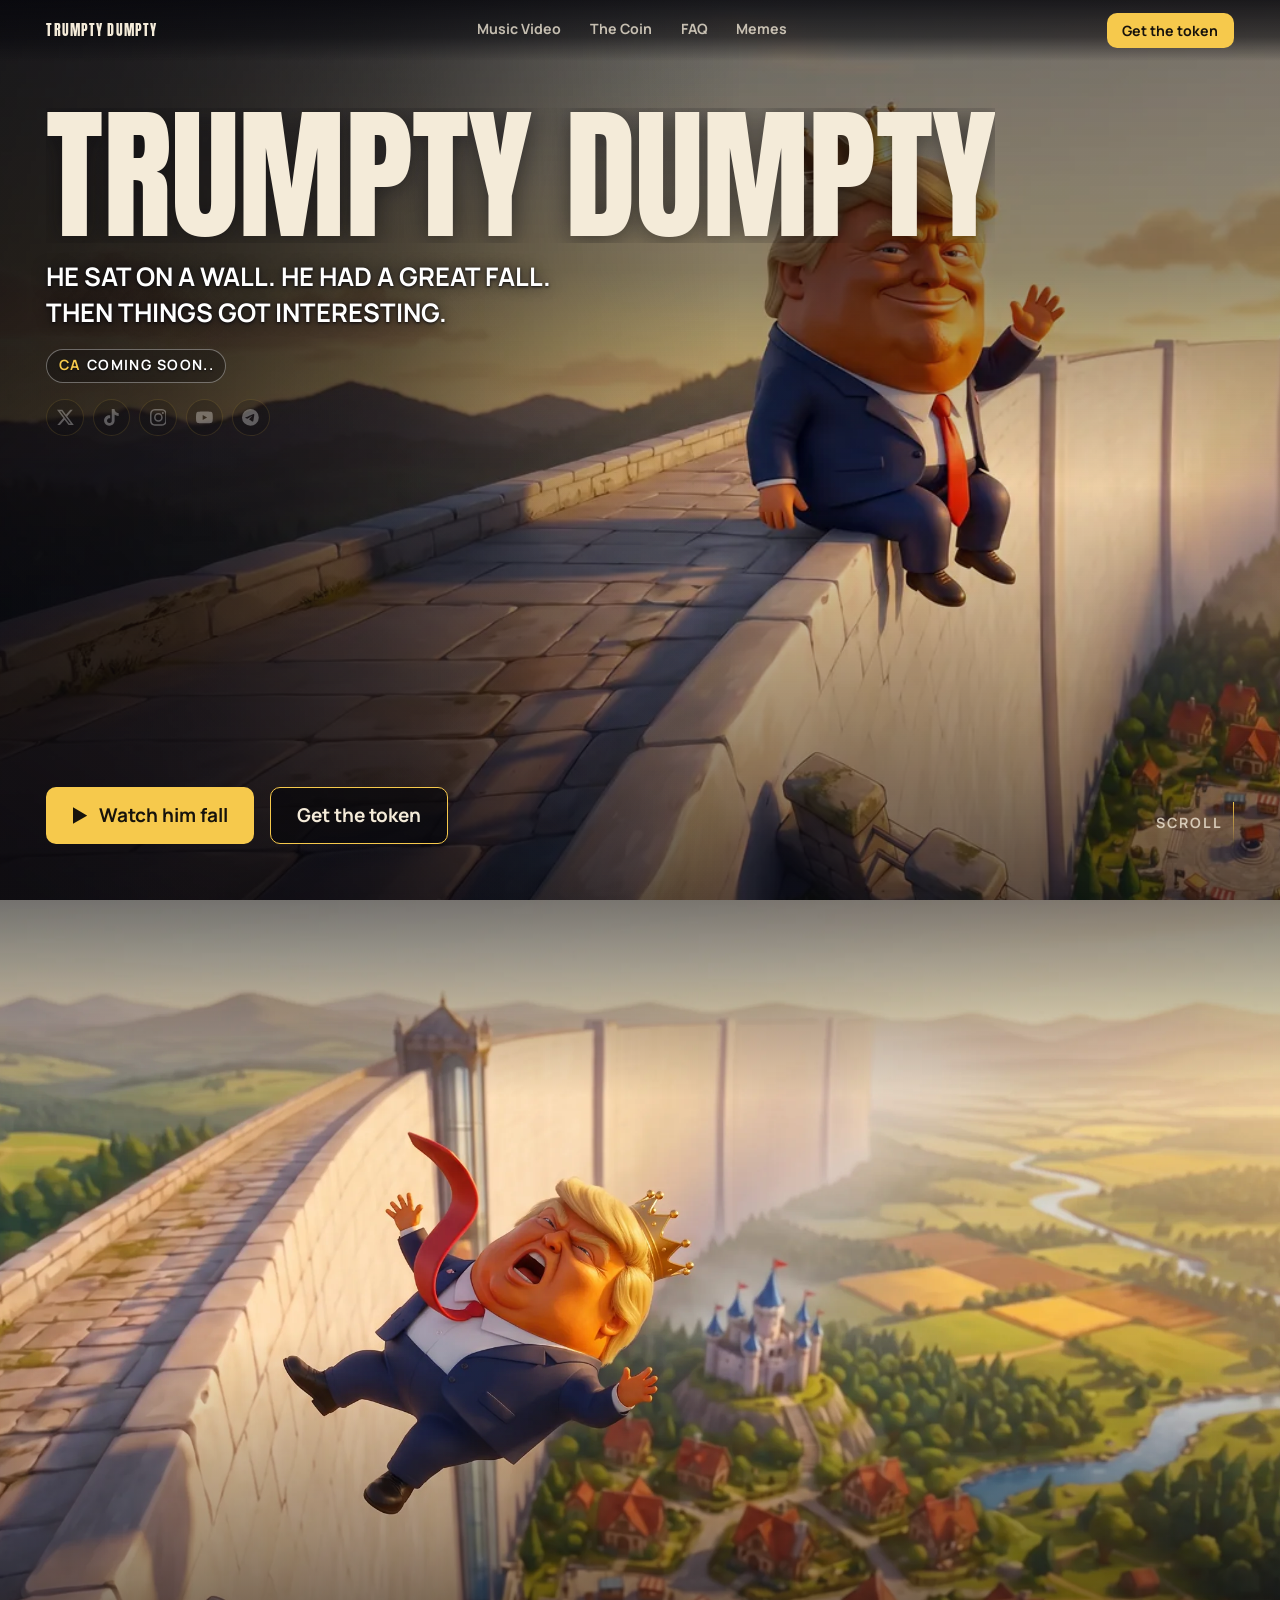
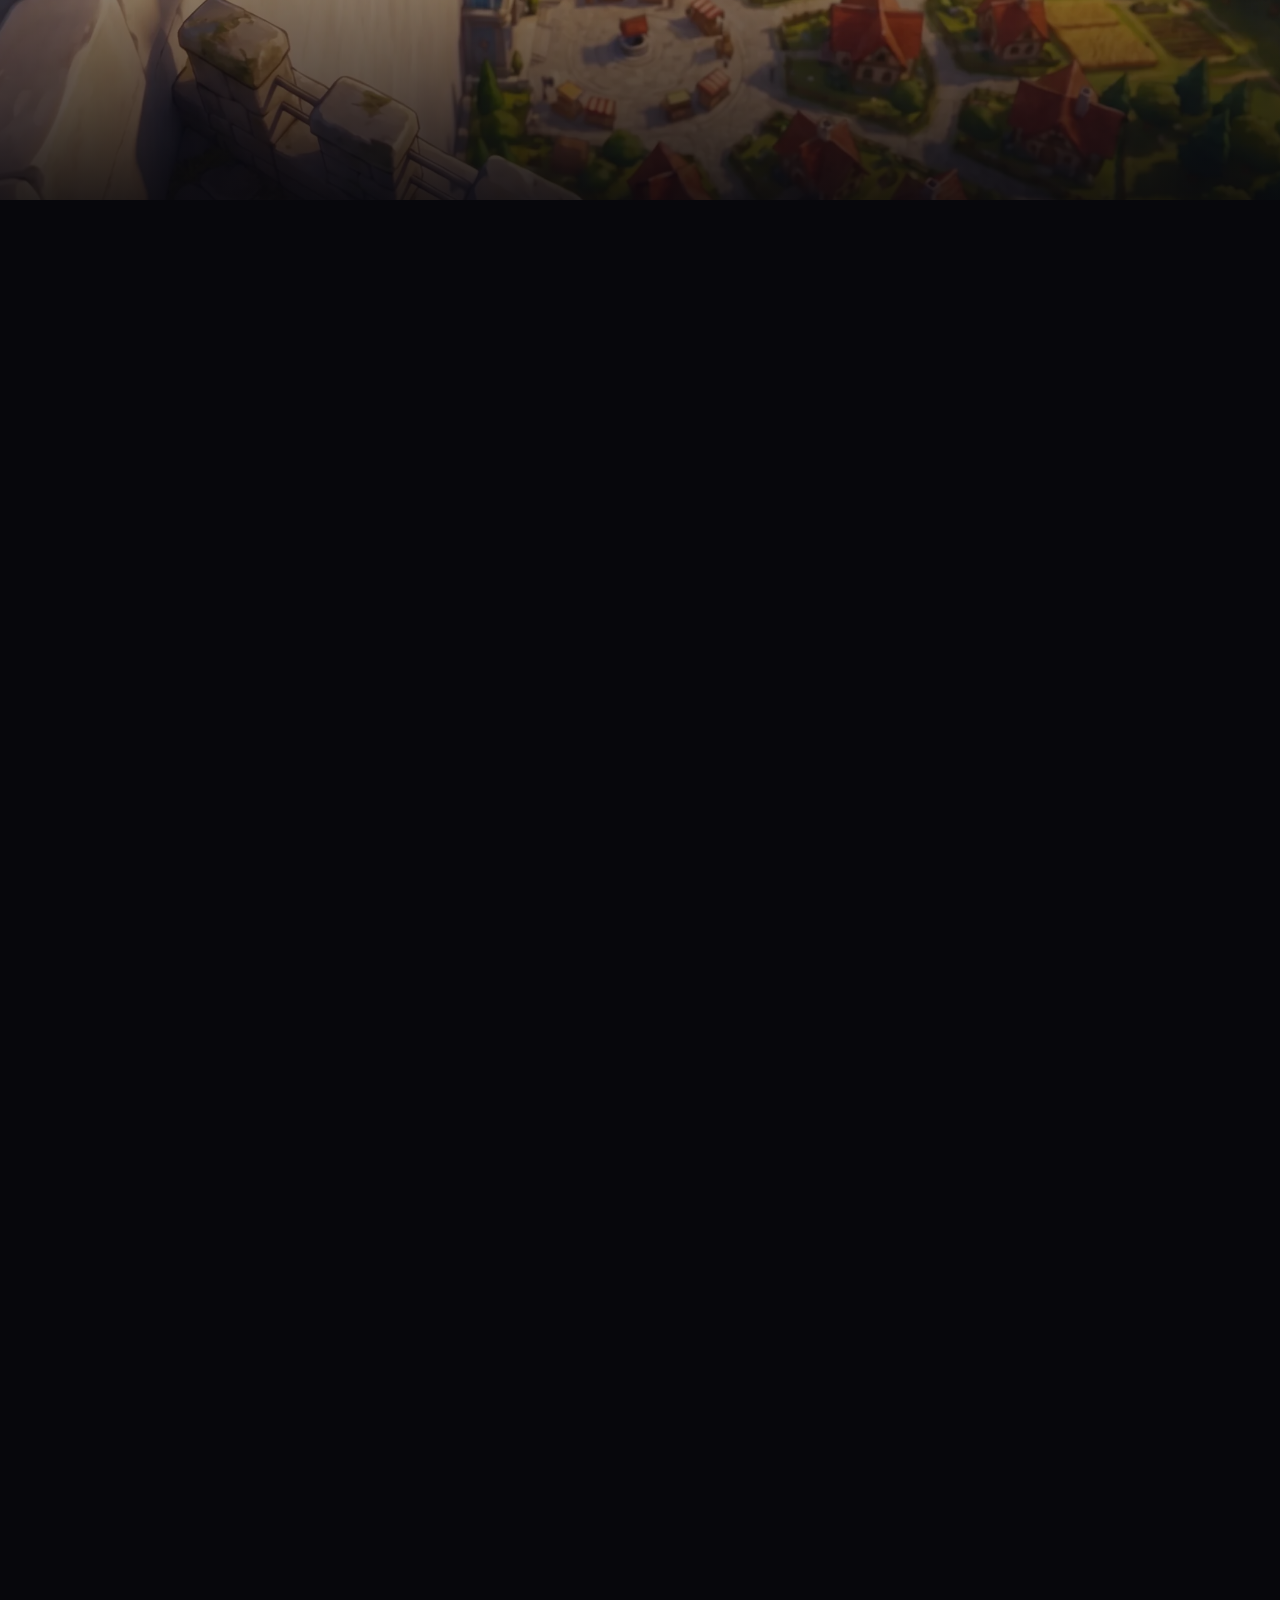
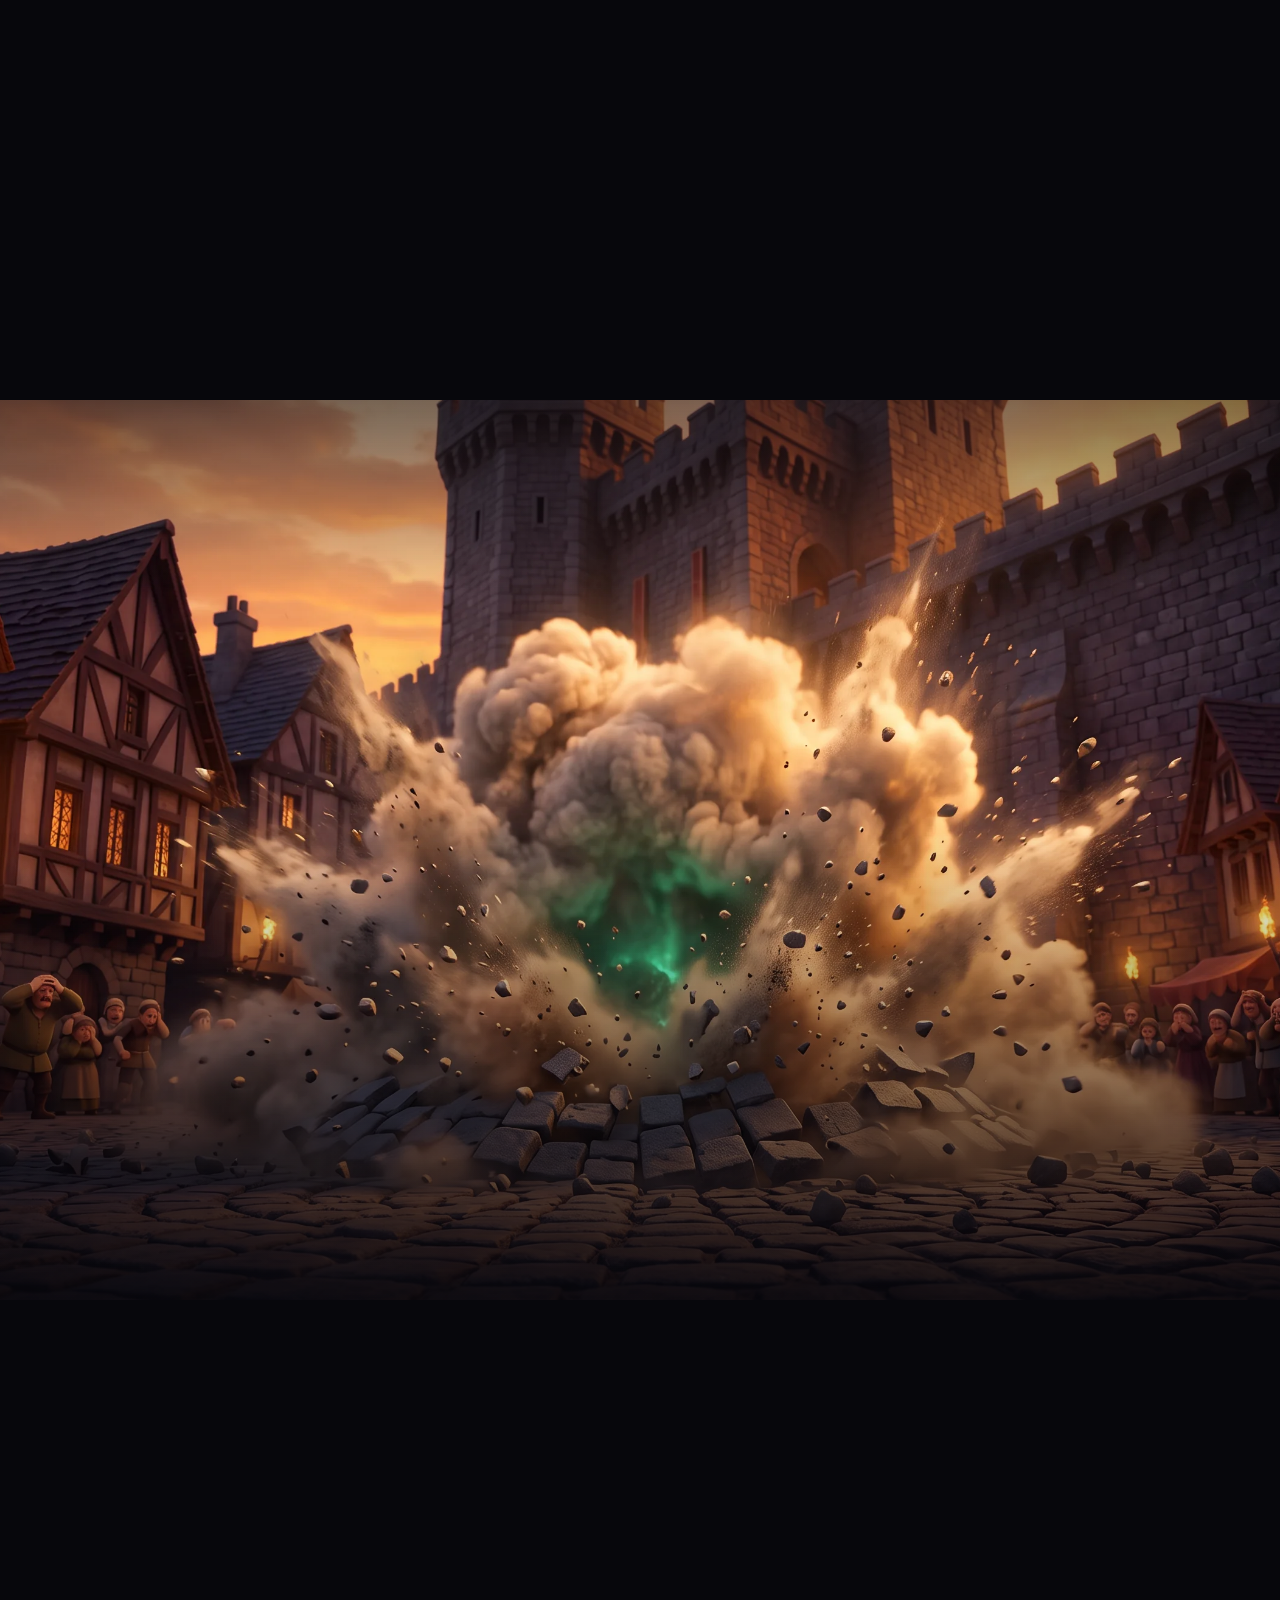
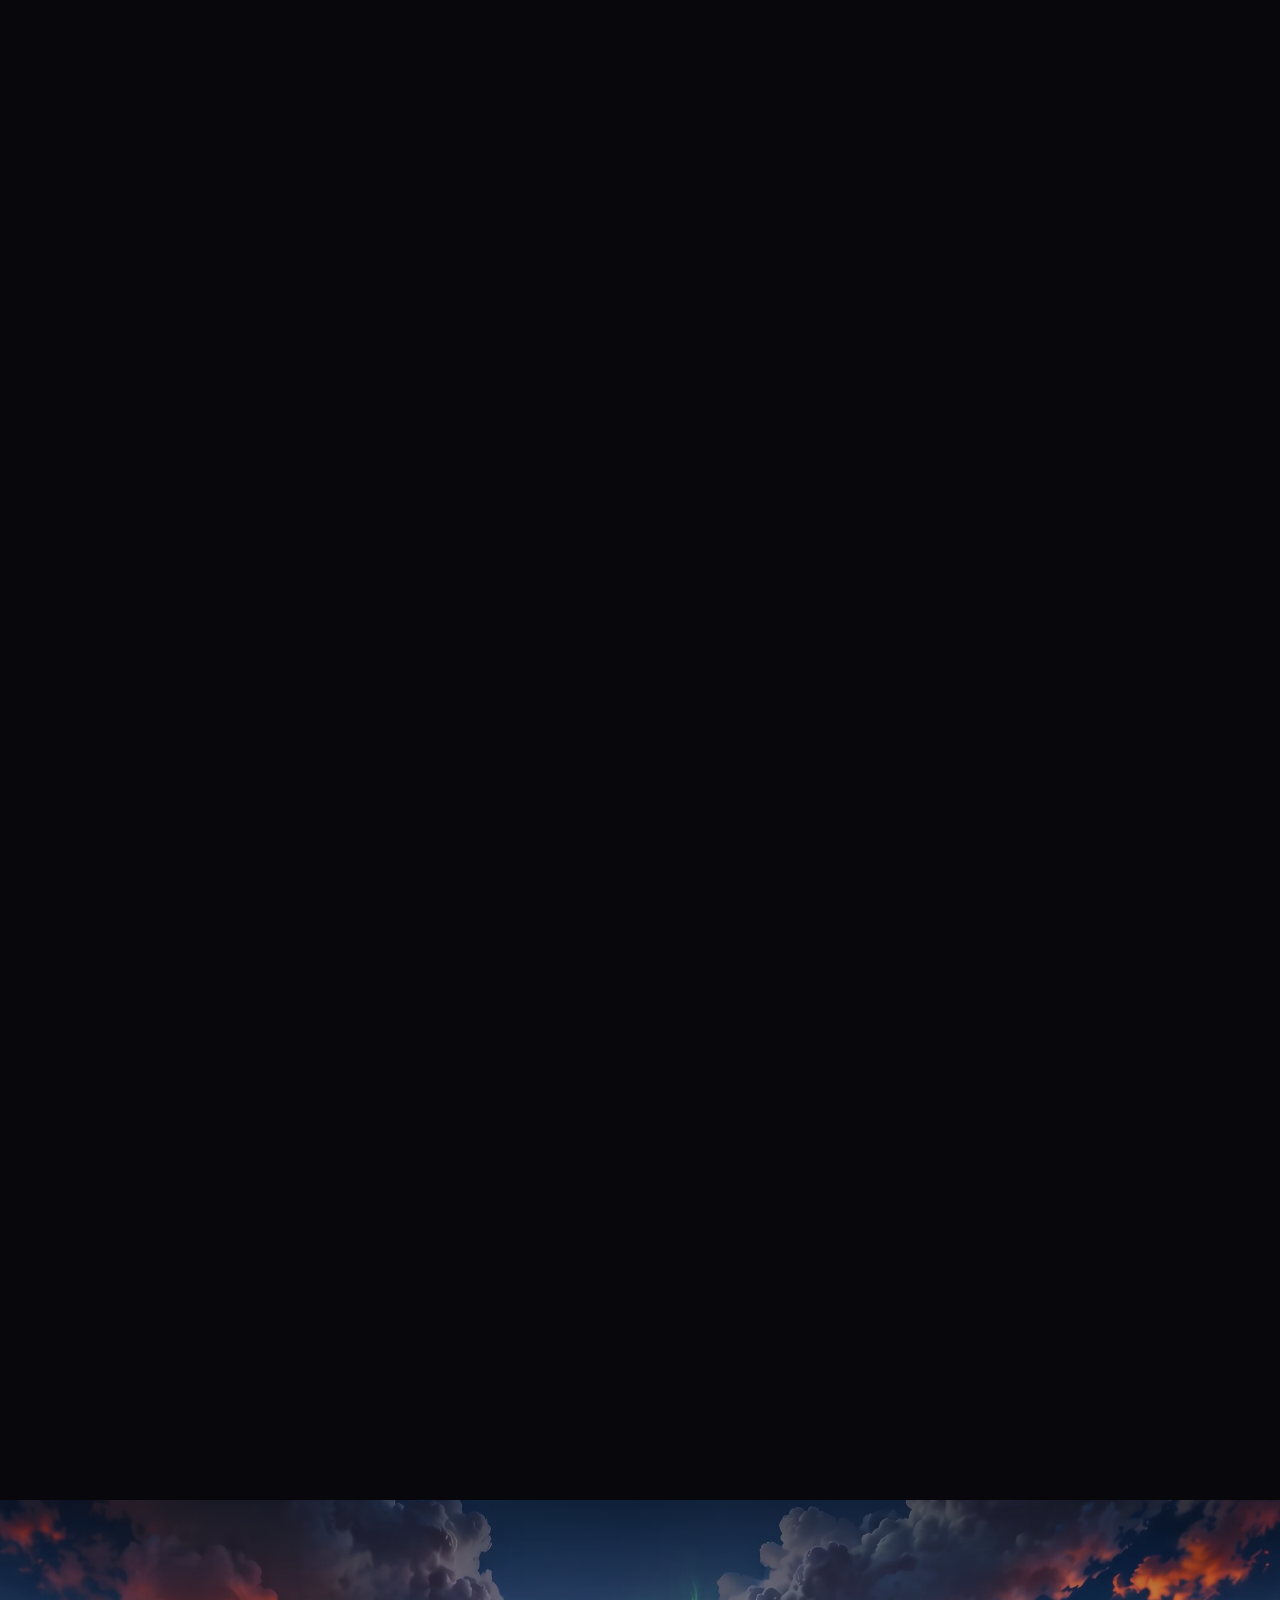
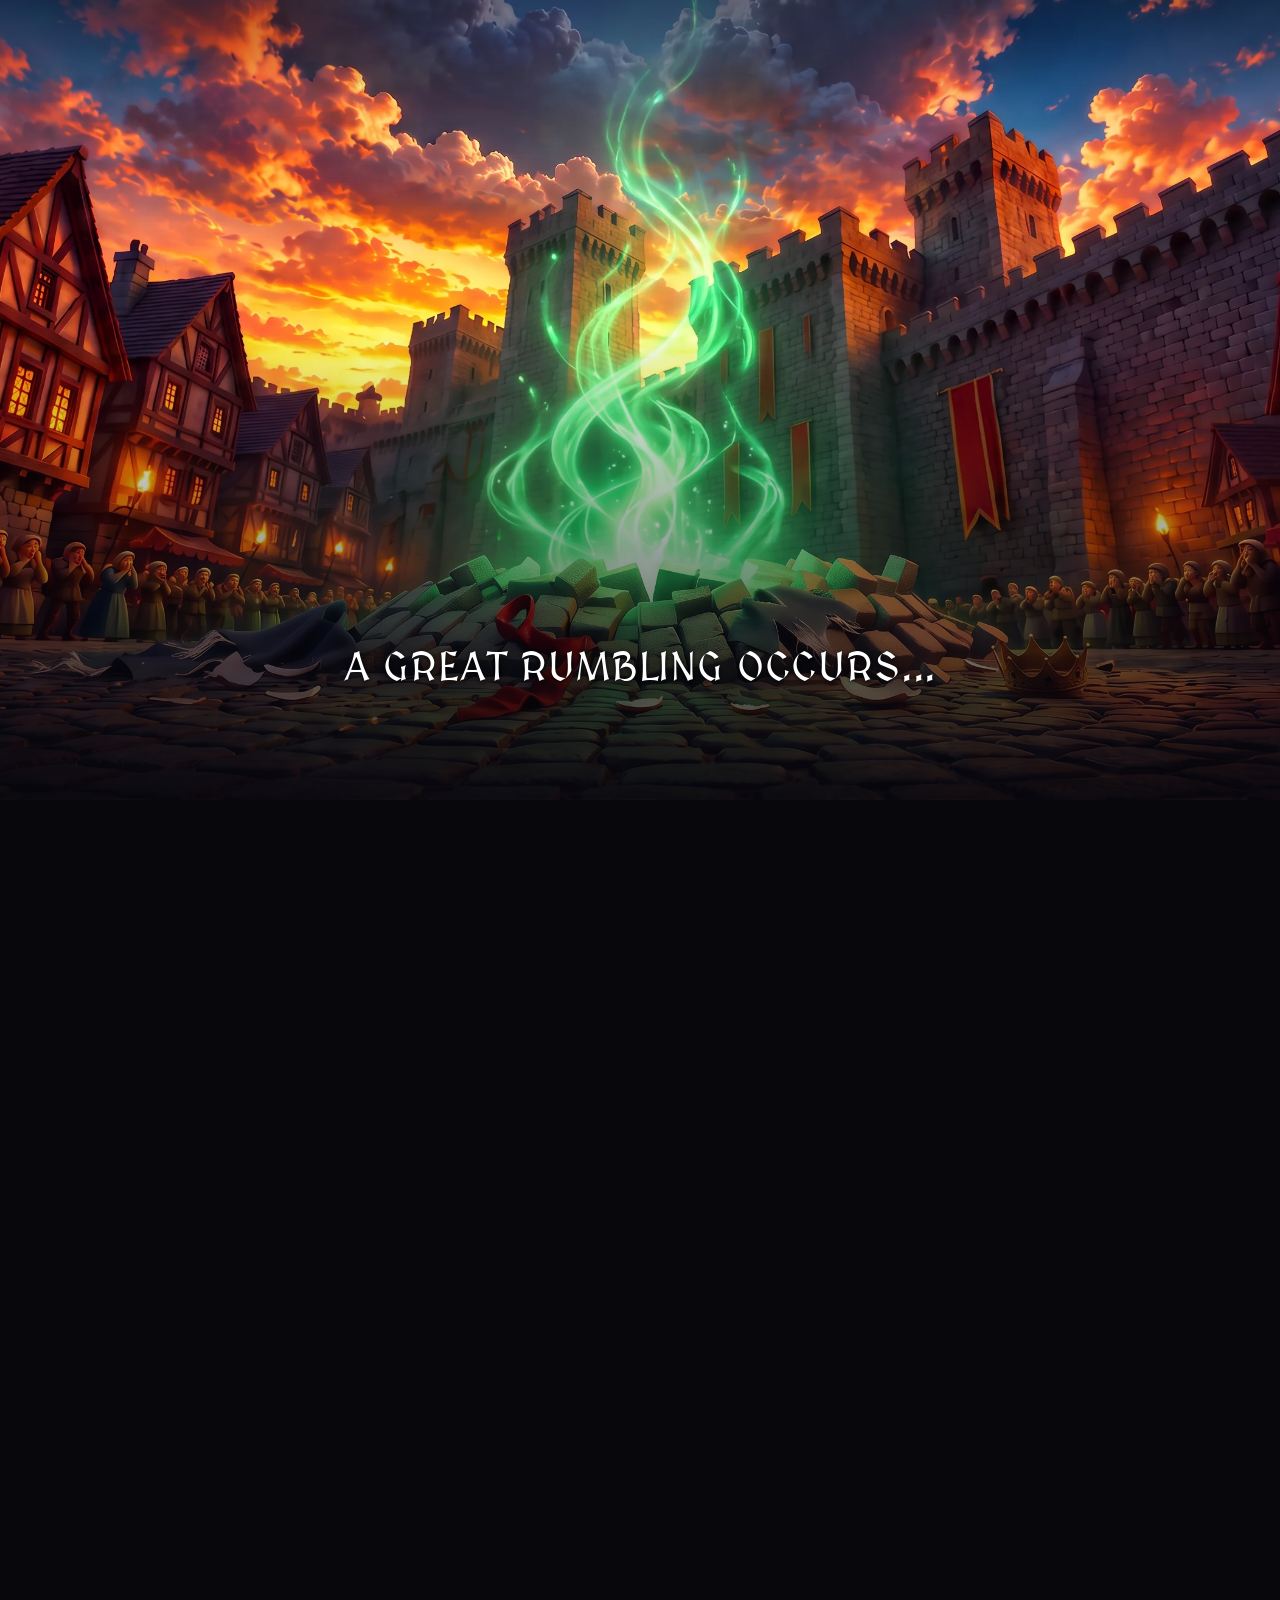
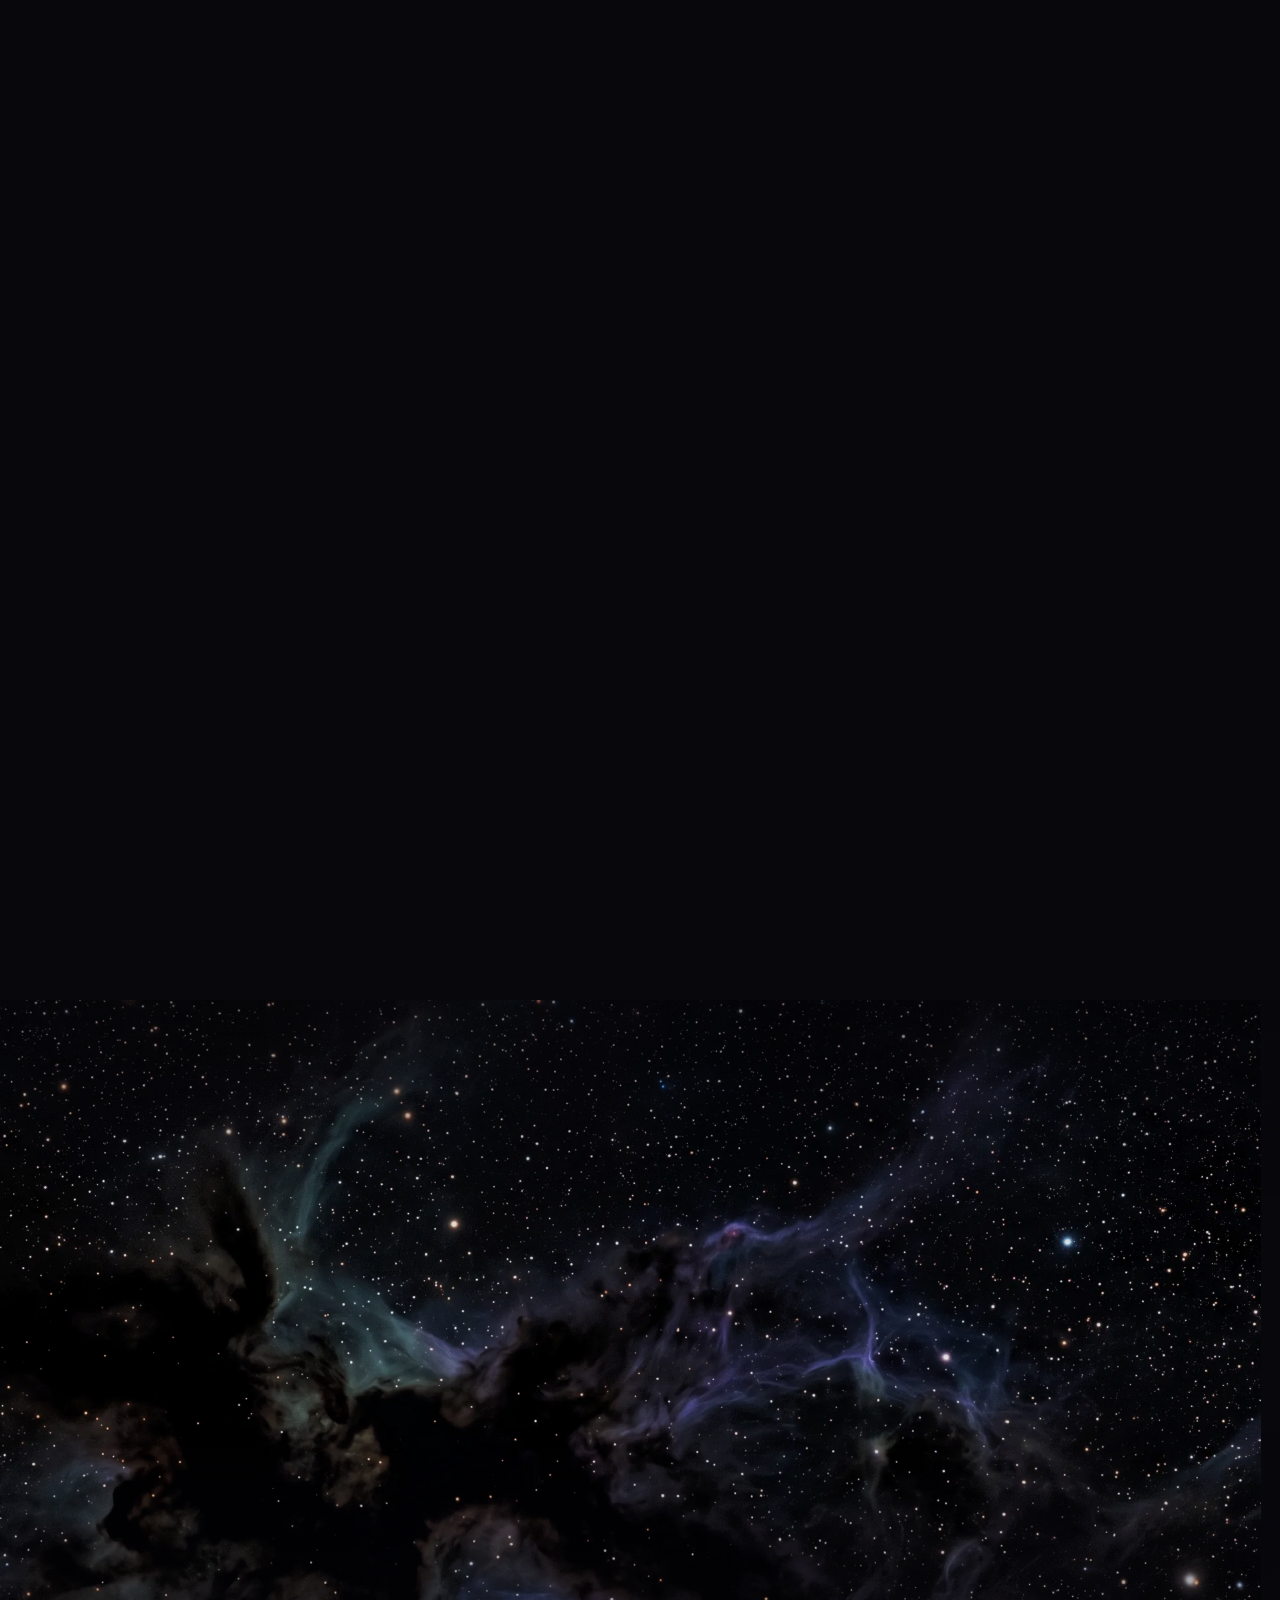
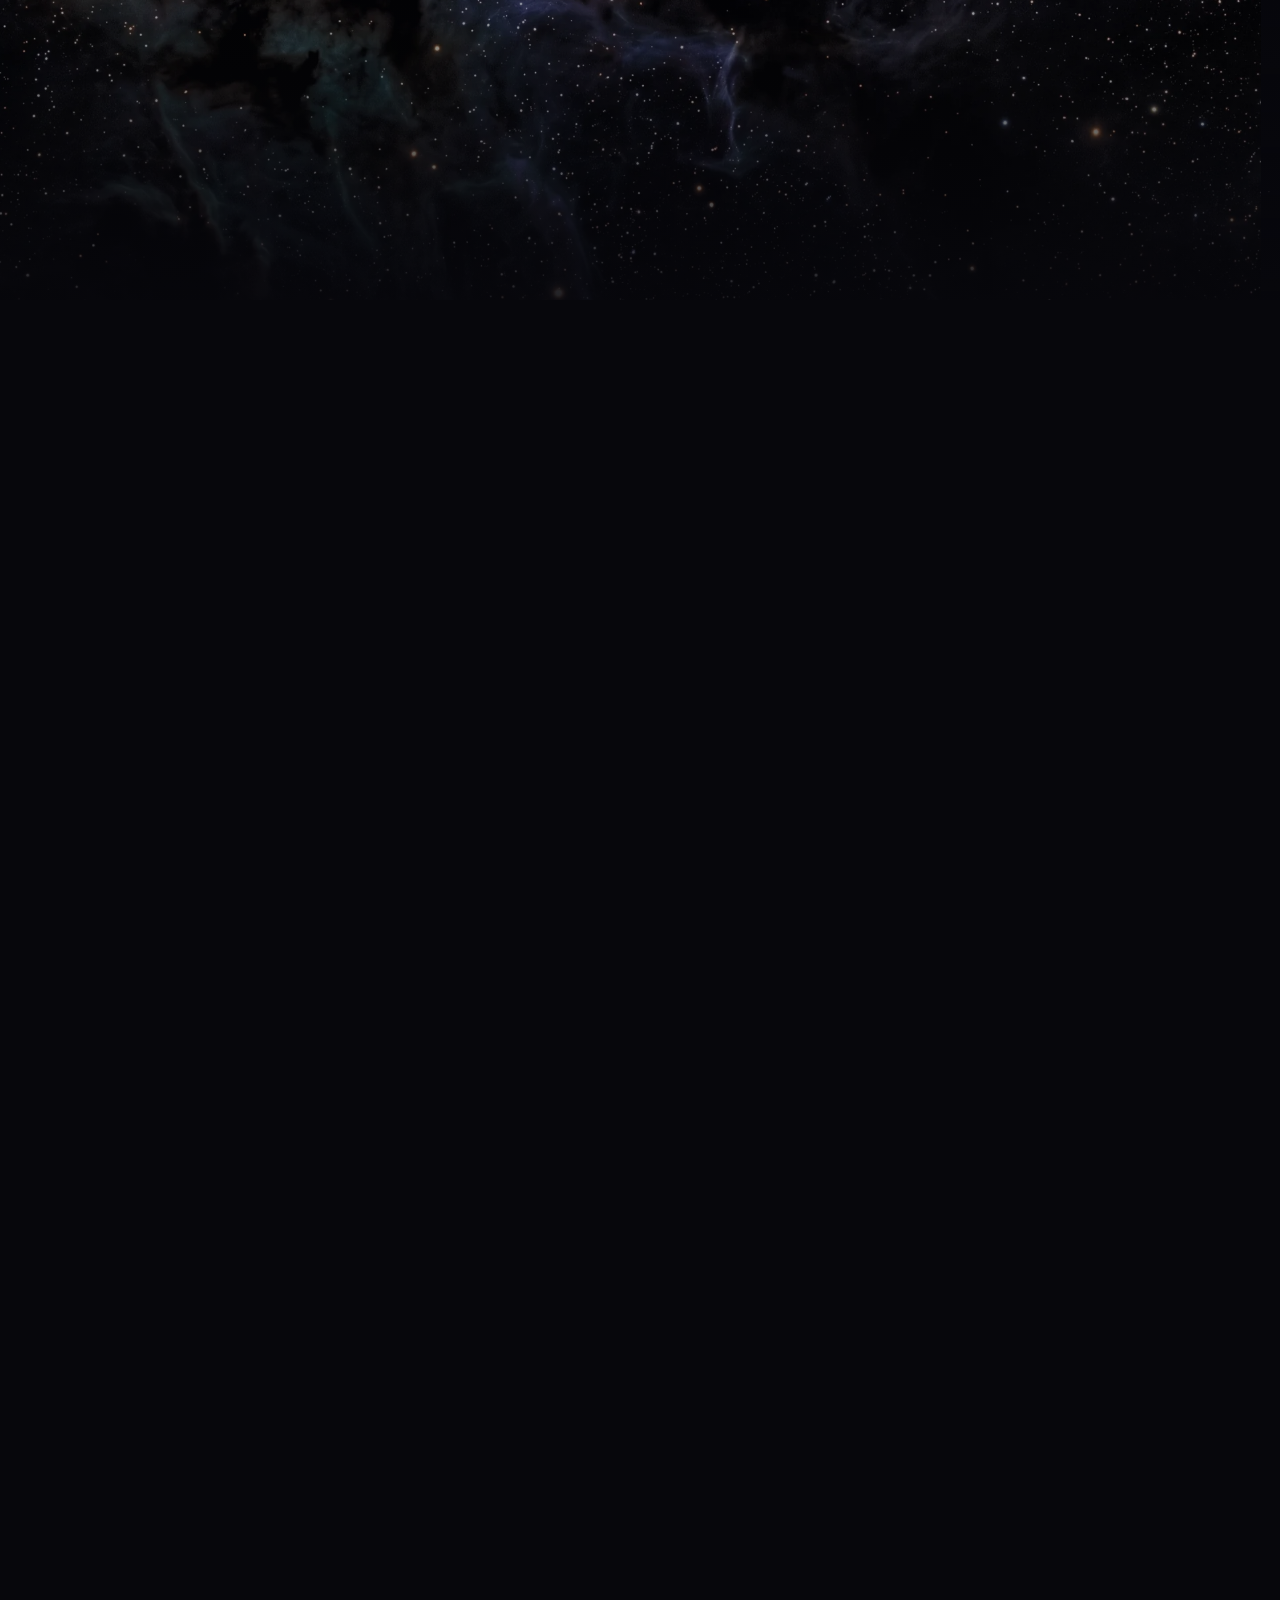
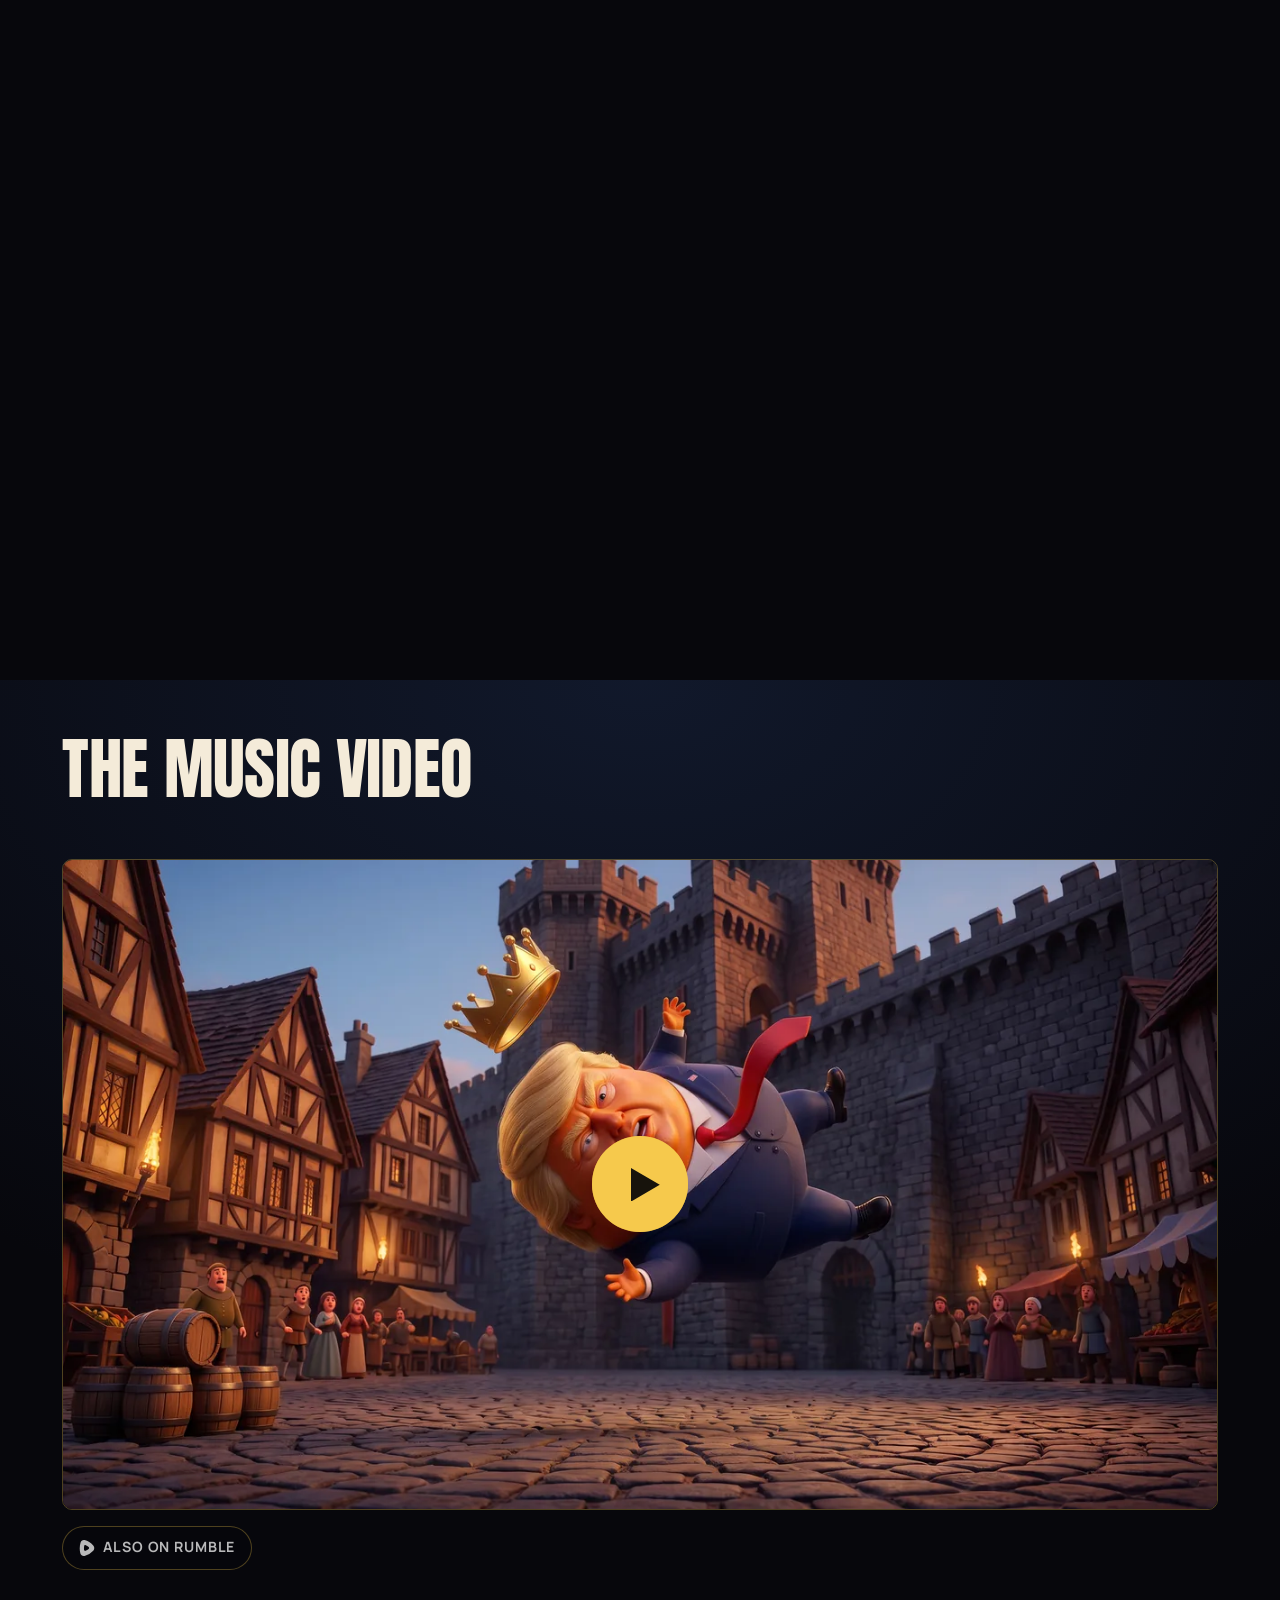
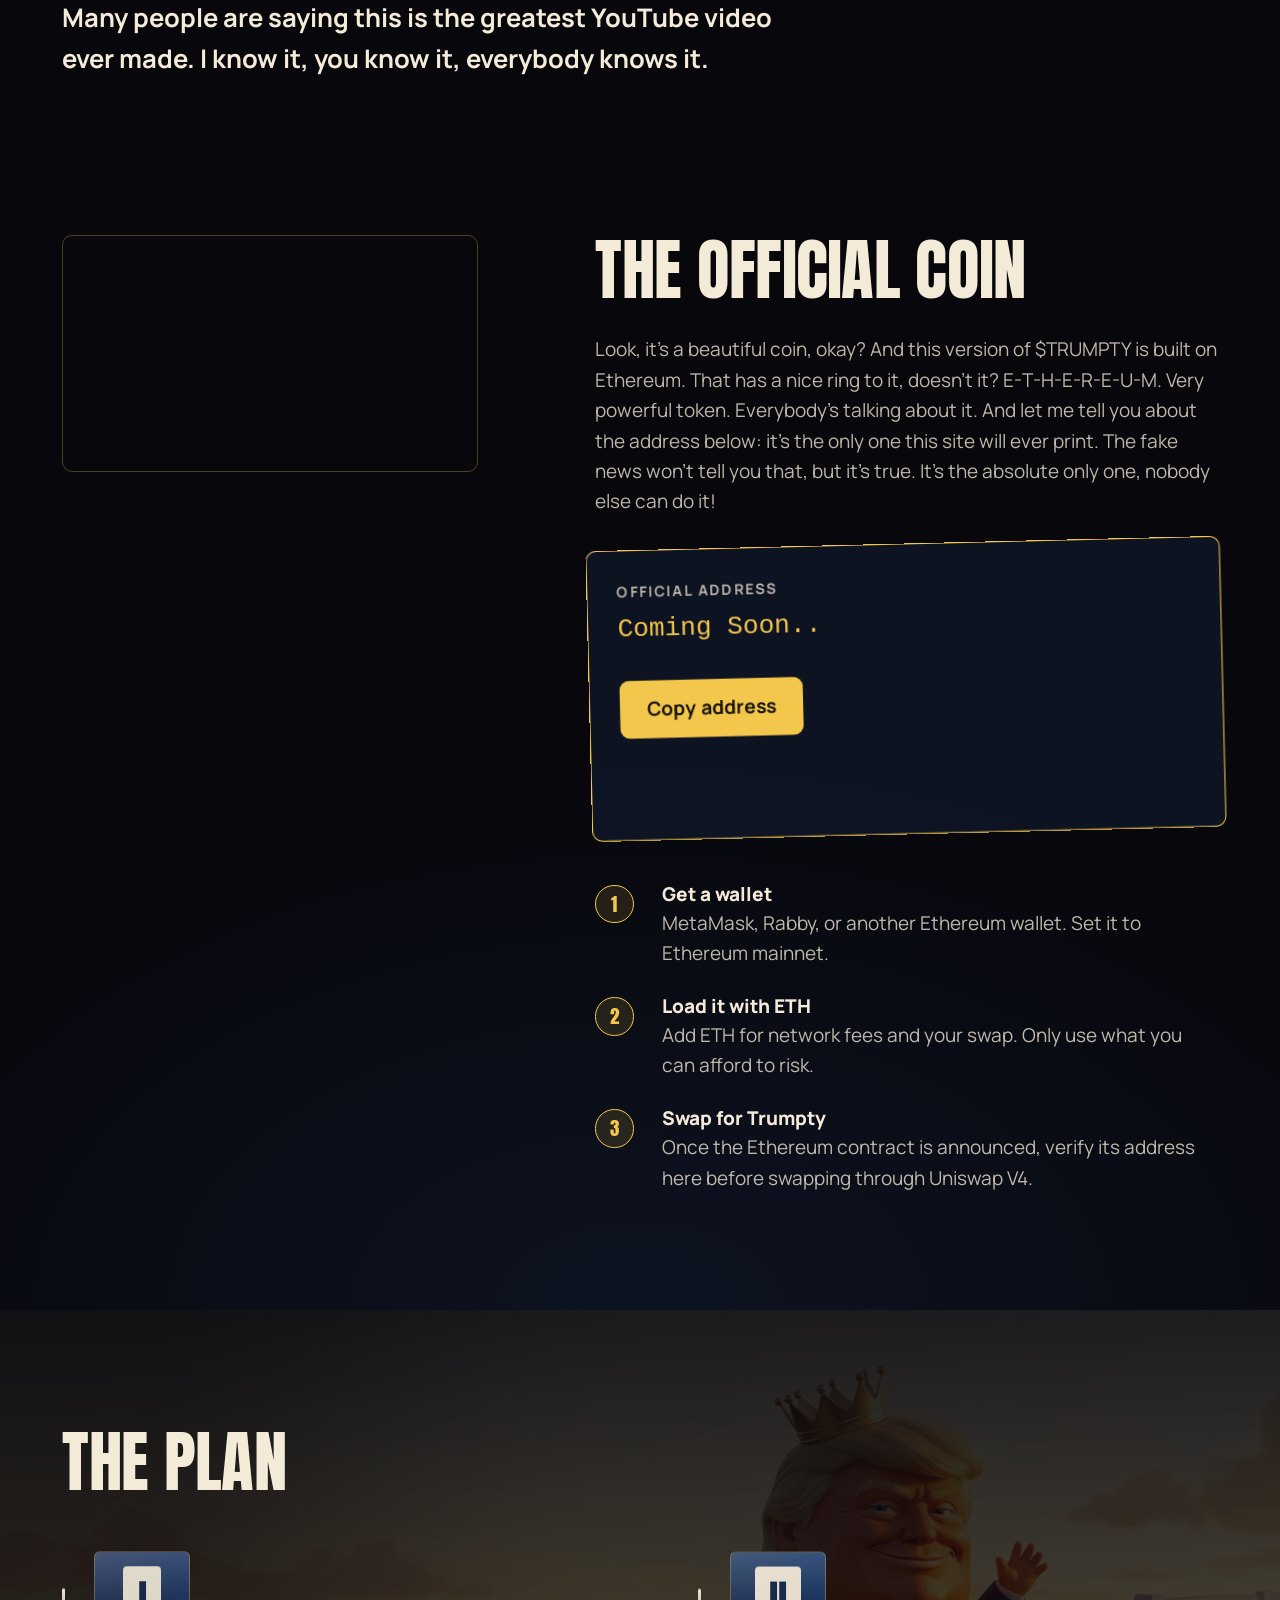
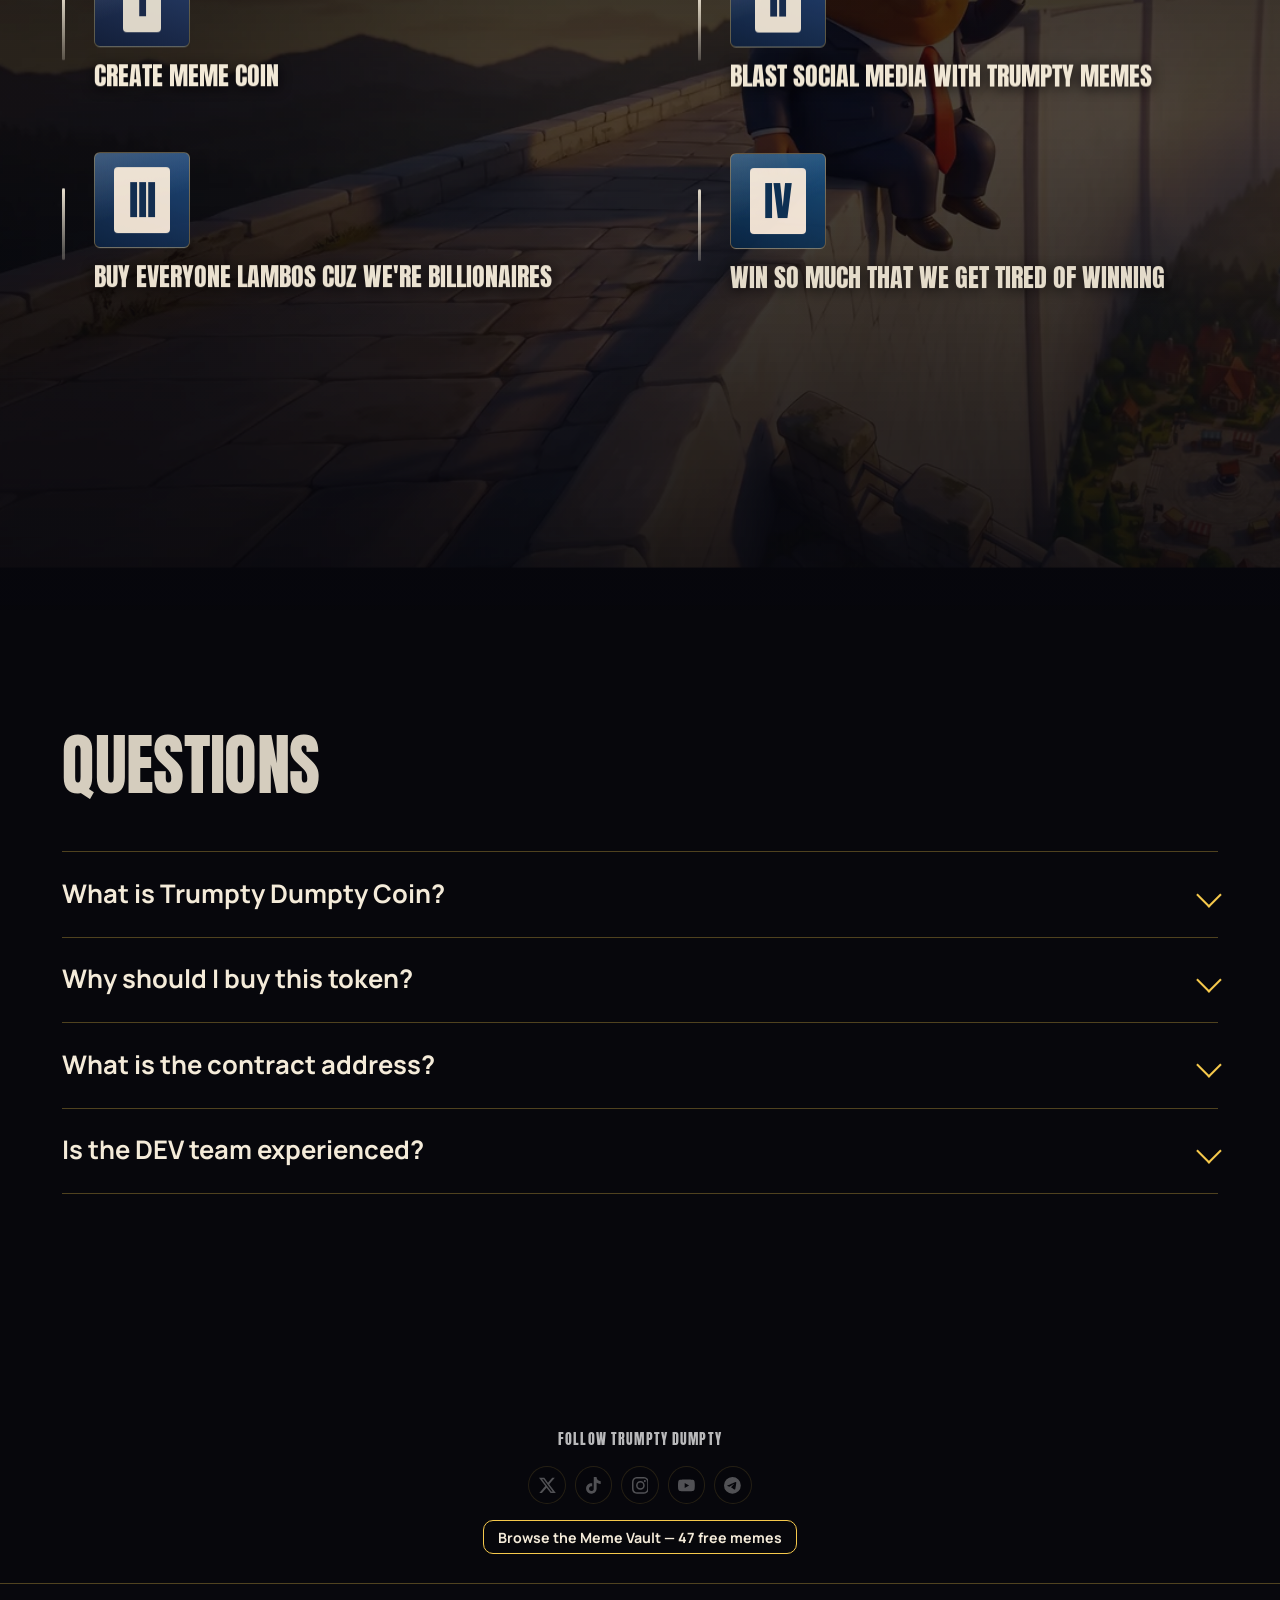
<file: index.html>
<!doctype html>
<html class="" lang="en"><head><meta content="text/html; charset=UTF-8" http-equiv="Content-Type"/>
<meta content="width=device-width, initial-scale=1" name="viewport"/>
<title>Trumpty Dumpty ($TRUMPTY) — Ethereum</title>
<meta content="Trumpty Dumpty: an independent Ethereum parody meme-token concept. Contract coming soon; no affiliation or endorsement." name="description"/>
<meta content="#07070C" name="theme-color"/>
<!-- Set the full-motion flag BEFORE first paint.
         The QA harness caught this on the first build: switching the flag on later
         made the fall sequence's layers go from unpainted to painted, and Chrome
         recorded that as a layout shift (CLS 1.0). Deciding it here means the page
         never has a hidden state to transition out of. With JS off this simply
         never runs, and the static version of the film is what gets shown. -->
<script>
      // Only a browser that actually REPORTS reduce-motion gets the static
      // film; a browser that does not know the query at all returns
      // matches === false, and those visitors keep the full scroll film.
      if (!window.matchMedia("(prefers-reduced-motion: reduce)").matches) {
        document.documentElement.classList.add("motion-full");
      }
    </script>
<!-- Domain confirmed by the operator (launch round): trumptymemecoin.com.
         Canonical is live; sitemap.xml, robots.txt and llms.txt ship in public/. -->

<meta content="website" property="og:type"/>


<meta content="Trumpty Dumpty — Official Site" property="og:title"/>
<meta content="Trumpty Dumpty: an independent Ethereum parody meme-token concept. Contract coming soon; no affiliation or endorsement." property="og:description"/>
<meta content="assets/og-ethereum.jpg" property="og:image"/>
<meta content="1200" property="og:image:width"/>
<meta content="630" property="og:image:height"/>
<meta content="summary_large_image" name="twitter:card"/>
<meta content="Trumpty Dumpty — Official Site" name="twitter:title"/>
<meta content="A satirical Ethereum meme-token concept. Contract coming soon; not affiliated with or endorsed by any public figure." name="twitter:description"/>
<meta content="assets/og-ethereum.jpg" name="twitter:image"/>


<!-- Above the fold only: the two fonts and the hero image. -->









<link href="https://fonts.googleapis.com/css2?family=Anton&amp;family=Manrope:wght@400;500;600;700;800&amp;family=MedievalSharp&amp;display=swap" rel="stylesheet"/><link href="assets/css/base.css" rel="stylesheet"/><link href="assets/css/main.css" rel="stylesheet"/><link href="assets/css/overrides.css" rel="stylesheet"/><link href="assets/favicon.svg" rel="icon" type="image/svg+xml"/></head>
<body>
<div aria-hidden="true" class="progress"></div>
<a class="skip" href="#main">Skip to content</a>
<header class="nav" data-nav="">
<a class="nav__brand" href="#top">TRUMPTY DUMPTY</a>
<nav aria-label="Sections" class="nav__links">
<a href="#video">Music Video</a>
<a href="#token">The Coin</a>
<a href="#faq">FAQ</a>
<a href="memes/">Memes</a>
</nav>
<a class="btn btn--gold btn--mini" href="#token">Get the token</a>
</header>
<main id="main">
<!-- ================================================================ 1 -->
<section aria-labelledby="hero-title" class="hero" id="top">
<div aria-hidden="true" class="hero__media">
<div class="hero__plate" data-parallax="0.03">
<!-- Per-breakpoint art direction: a composed portrait for phones,
                 a wide plate for everything else. One image cropped by CSS was
                 the first build's mobile blur-and-zoom bug. -->
<picture><source media="(max-width: 767px)" srcset="assets/trumpty-dumpty-character-on-wall-mobile-1024.webp"/>

<img alt="" decoding="async" fetchpriority="high" height="1536" sizes="104vw" src="assets/trumpty-dumpty-character-on-wall-1376.webp" width="2752"/>
</picture>
</div>
<div class="hero__scrim"></div>
</div>
<div class="hero__top">
<h1 aria-label="TRUMPTY DUMPTY" class="hero__title" data-split="" id="hero-title">TRUMPTY DUMPTY</h1>
<p class="hero__sub">
            He sat on a wall. He had a great fall. Then things got interesting.
          </p>
<!-- The contract address chip reads config.js (the single source of
               truth); until a value exists it says so. -->
<p class="hero__links">
<a class="hero__link" href="#token">
<span class="hero__link-k">CA</span>
<span class="hero__link-v" data-hero-ca-out="">Coming Soon..</span>
</a>
</p>
<!-- The operator's socials. Mirrored again in the band above the
               disclaimer; the canonical list lives in config.js SOCIAL_LINKS.
               Static markup on purpose: visible with JS off. -->
<div class="socials socials--hero">
<a aria-disabled="true" aria-label="Follow Trumpty Dumpty on X" class="social" data-official-social="x" rel="noopener noreferrer" tabindex="-1" target="_blank" title="Add official X link in site-config.js">
<svg aria-hidden="true" focusable="false" viewbox="0 0 24 24"><path d="M18.901 1.153h3.68l-8.04 9.19L24 22.846h-7.406l-5.8-7.584-6.638 7.584H.474l8.6-9.83L0 1.154h7.594l5.243 6.932ZM17.61 20.644h2.039L6.486 3.24H4.298Z"></path></svg>
</a>
<a aria-disabled="true" aria-label="Follow Trumpty Dumpty on TikTok" class="social" data-official-social="tiktok" rel="noopener noreferrer" tabindex="-1" target="_blank" title="Add official TIKTOK link in site-config.js">
<svg aria-hidden="true" focusable="false" viewbox="0 0 24 24"><path d="M12.525.02c1.31-.02 2.61-.01 3.91-.02.08 1.53.63 3.09 1.75 4.17 1.12 1.11 2.7 1.62 4.24 1.79v4.03c-1.44-.05-2.89-.35-4.2-.97-.57-.26-1.1-.59-1.62-.93-.01 2.92.01 5.84-.02 8.75-.08 1.4-.54 2.79-1.35 3.94-1.31 1.92-3.58 3.17-5.91 3.21-1.43.08-2.86-.31-4.08-1.03-2.02-1.19-3.44-3.37-3.65-5.71-.02-.5-.03-1-.01-1.49.18-1.9 1.12-3.72 2.58-4.96 1.66-1.44 3.98-2.13 6.15-1.72.02 1.48-.04 2.96-.04 4.44-.99-.32-2.15-.23-3.02.37-.63.41-1.11 1.04-1.36 1.75-.21.51-.15 1.07-.14 1.61.24 1.64 1.82 3.02 3.5 2.87 1.12-.01 2.19-.66 2.77-1.61.19-.33.4-.67.41-1.06.1-1.79.06-3.57.07-5.36.01-4.03-.01-8.05.02-12.07z"></path></svg>
</a>
<a aria-disabled="true" aria-label="Follow Trumpty Dumpty on Instagram" class="social" data-official-social="instagram" rel="noopener noreferrer" tabindex="-1" target="_blank" title="Add official INSTAGRAM link in site-config.js">
<svg aria-hidden="true" focusable="false" viewbox="0 0 24 24"><path d="M7.0301.084c-1.2768.0602-2.1487.264-2.911.5634-.7888.3075-1.4575.72-2.1228 1.3877-.6652.6677-1.075 1.3368-1.3802 2.127-.2954.7638-.4956 1.6365-.552 2.914-.0564 1.2775-.0689 1.6882-.0626 4.947.0062 3.2586.0206 3.6671.0825 4.9473.061 1.2765.264 2.1482.5635 2.9107.308.7889.72 1.4573 1.388 2.1228.6679.6655 1.3365 1.0743 2.1285 1.38.7632.295 1.6361.4961 2.9134.552 1.2773.056 1.6884.069 4.9462.0627 3.2578-.0062 3.668-.0207 4.9478-.0814 1.28-.0607 2.147-.2652 2.9098-.5633.7889-.3086 1.4578-.72 2.1228-1.3881.665-.6682 1.0745-1.3378 1.3795-2.1284.2957-.7632.4966-1.636.552-2.9124.056-1.2809.0692-1.6898.063-4.948-.0063-3.2583-.021-3.6668-.0817-4.9465-.0607-1.2797-.264-2.1487-.5633-2.9117-.3084-.7889-.72-1.4568-1.3876-2.1228C21.2982 1.33 20.628.9208 19.8378.6165 19.074.321 18.2017.1197 16.9244.0645 15.6471.0093 15.236-.005 11.977.0014 8.718.0076 8.31.0215 7.0301.0839m.1402 21.6932c-1.17-.0509-1.8053-.2453-2.2287-.408-.5606-.216-.96-.4771-1.3819-.895-.422-.4178-.6811-.8186-.9-1.378-.1644-.4234-.3624-1.058-.4171-2.228-.0595-1.2645-.072-1.6442-.079-4.848-.007-3.2037.0053-3.583.0607-4.848.05-1.169.2456-1.805.408-2.2282.216-.5613.4762-.96.895-1.3816.4188-.4217.8184-.6814 1.3783-.9003.423-.1651 1.0575-.3614 2.227-.4171 1.2655-.06 1.6447-.072 4.848-.079 3.2033-.007 3.5835.005 4.8495.0608 1.169.0508 1.8053.2445 2.228.408.5608.216.96.4754 1.3816.895.4217.4194.6816.8176.9005 1.3787.1653.4217.3617 1.056.4169 2.2263.0602 1.2655.0739 1.645.0796 4.848.0058 3.203-.0055 3.5834-.061 4.848-.051 1.17-.245 1.8055-.408 2.2294-.216.5604-.4763.96-.8954 1.3814-.419.4215-.8181.6811-1.3783.9-.4224.1649-1.0577.3617-2.2262.4174-1.2656.0595-1.6448.072-4.8493.079-3.2045.007-3.5825-.006-4.848-.0608M16.953 5.5864A1.44 1.44 0 1 0 18.39 4.144a1.44 1.44 0 0 0-1.437 1.4424M5.8385 12.012c.0067 3.4032 2.7706 6.1557 6.173 6.1493 3.4026-.0065 6.157-2.7701 6.1506-6.1733-.0065-3.4032-2.771-6.1565-6.174-6.1498-3.403.0067-6.156 2.771-6.1496 6.1738M8 12.0077a4 4 0 1 1 4.008 3.9921A3.9996 3.9996 0 0 1 8 12.0077"></path></svg>
</a>
<a aria-disabled="true" aria-label="Follow Trumpty Dumpty on YouTube" class="social" data-official-social="youtube" rel="noopener noreferrer" tabindex="-1" target="_blank" title="Add official YOUTUBE link in site-config.js">
<svg aria-hidden="true" focusable="false" viewbox="0 0 24 24"><path d="M23.498 6.186a3.016 3.016 0 0 0-2.122-2.136C19.505 3.545 12 3.545 12 3.545s-7.505 0-9.377.505A3.017 3.017 0 0 0 .502 6.186C0 8.07 0 12 0 12s0 3.93.502 5.814a3.016 3.016 0 0 0 2.122 2.136c1.871.505 9.376.505 9.376.505s7.505 0 9.377-.505a3.015 3.015 0 0 0 2.122-2.136C24 15.93 24 12 24 12s0-3.93-.502-5.814zM9.545 15.568V8.432L15.818 12l-6.273 3.568z"></path></svg>
</a>
<a aria-disabled="true" aria-label="Join the Trumpty Dumpty Telegram" class="social" data-official-social="telegram" rel="noopener noreferrer" tabindex="-1" target="_blank" title="Add official TELEGRAM link in site-config.js">
<svg aria-hidden="true" focusable="false" viewbox="0 0 24 24"><path d="M11.944 0A12 12 0 0 0 0 12a12 12 0 0 0 12 12 12 12 0 0 0 12-12A12 12 0 0 0 12 0a12 12 0 0 0-.056 0zm4.962 7.224c.1-.002.321.023.465.14a.506.506 0 0 1 .171.325c.016.093.036.306.02.472-.18 1.898-.962 6.502-1.36 8.627-.168.9-.499 1.201-.82 1.23-.696.065-1.225-.46-1.9-.902-1.056-.693-1.653-1.124-2.678-1.8-1.185-.78-.417-1.21.258-1.91.177-.184 3.247-2.977 3.307-3.23.007-.032.014-.15-.056-.212s-.174-.041-.249-.024c-.106.024-1.793 1.14-5.061 3.345-.48.33-.913.49-1.302.48-.428-.008-1.252-.241-1.865-.44-.752-.245-1.349-.374-1.297-.789.027-.216.325-.437.893-.663 3.498-1.524 5.83-2.529 6.998-3.014 3.332-1.386 4.025-1.627 4.476-1.635z"></path></svg>
</a>
</div>
</div>
<div class="hero__bottom">
<div class="hero__actions">
<a class="btn btn--gold" href="#fall">
<svg aria-hidden="true" class="btn__icon" focusable="false" viewbox="0 0 12 14">
<path d="M0 0 L12 7 L0 14 Z" fill="currentColor"></path>
</svg>
              Watch him fall
            </a>
<a class="btn btn--ghost" href="#token">Get the token</a>
</div>
<p class="hero__cue">
<span class="hero__cue-text">Scroll</span>
<span aria-hidden="true" class="hero__cue-line"></span>
</p>
</div>
</section>
<!-- ================================================================ 2 -->
<!-- THE FILM. Four scenes, each one a CSS sticky stage: the section is
           tall, the stage sticks to the viewport, and scenes.js writes a 0..1
           progress value (--p) that style.css turns into the cut. This is the
           fix for the first build's fall, which was pinned by JavaScript and
           measured CLS 1.0 doing it. Sticky is layout-neutral: nothing moves
           in the document, so there is nothing to shift.
           No JS / reduced motion: the stages collapse into a readable filmstrip
           of the same plates and captions. -->
<section aria-labelledby="fall-title" class="scene scene--fall" data-scene="" id="fall" style="--p: 0.0000;">
<div class="scene__stage">
<!-- The scene plates load eagerly on purpose: lazy images inside
               the pinned scroll scenes never loaded on iOS, so phones showed
               black scenes with only captions over them (the operator's
               report). Do not put loading="lazy" back on any scene plate. -->
<div aria-hidden="true" class="scene__media">
<picture>

<img alt="" class="plate plate--fall-tip" decoding="async" height="1536" loading="eager" sizes="100vw" src="assets/trumpty-dumpty-scene-fall-tip.webp" style="--in: -0.08; --out: 0.36" width="2752"/>
</picture>
<picture>

<img alt="" class="plate plate--fall-tumble plate--still" decoding="async" height="1536" loading="eager" sizes="100vw" src="assets/trumpty-dumpty-scene-fall-tumble.webp" style="--in: 0.30; --out: 0.68" width="2752"/>
</picture>
<picture>

<img alt="" class="plate plate--fall-rush" decoding="async" height="1536" loading="eager" sizes="100vw" src="assets/trumpty-dumpty-scene-fall-rush.webp" style="--in: 0.62; --out: 1.08" width="2752"/>
</picture>
</div>
<div aria-hidden="true" class="fx fx--streaks">
<i></i><i></i><i></i><i></i><i></i><i></i>
</div>
<div aria-hidden="true" class="scene__shade"></div>
<div class="scene__copy">
<h2 class="scene__caption" id="fall-title" style="--in: 0.02; --out: 0.3">
              Trumpty Dumpty sat on a wall. Trumpty Dumpty had a great fall.
            </h2>
<p class="scene__caption" style="--in: 0.36; --out: 0.64">
              The fall was massive, ok? Tremendous.
            </p>
<p class="scene__caption" style="--in: 0.7; --out: 0.98">
              All the king's horses and all the king's men…
            </p>
</div>
</div>
</section>
<!-- ================================================================ 3 -->
<section aria-labelledby="landing-title" class="scene scene--landing" data-scene="" id="landing" style="--p: 0.0000;">
<div class="scene__stage">
<div aria-hidden="true" class="scene__media">
<picture>

<img alt="" class="plate plate--still" decoding="async" height="1536" loading="eager" sizes="100vw" src="assets/trumpty-dumpty-scene-impact.webp" style="--in: -0.08; --out: 0.84" width="2752"/>
</picture>
<picture>

<img alt="" class="plate" decoding="async" height="1536" loading="eager" sizes="100vw" src="assets/trumpty-dumpty-scene-scatter.webp" style="--in: 0.68; --out: 1.08" width="2752"/>
</picture>
</div>
<img alt="" aria-hidden="true" class="fx fx--impact-dust fx--impact-dust-a" decoding="async" height="768" loading="eager" src="assets/trumpty-dumpty-sprite-dust.webp" width="1376"/>
<img alt="" aria-hidden="true" class="fx fx--impact-dust fx--impact-dust-b" decoding="async" height="768" loading="eager" src="assets/trumpty-dumpty-sprite-dust.webp" width="1376"/>
<div aria-hidden="true" class="fx fx--flash"></div>
<div aria-hidden="true" class="fx fx--seed-glow"></div>
<div aria-hidden="true" class="clothes" data-clothes=""></div>
<div aria-hidden="true" class="scene__shade"></div>
<div class="scene__copy">
<h2 class="scene__caption" id="landing-title" style="--in: 0.04; --out: 0.42">
              …couldn't put Trumpty Dumpty together again.
            </h2>
<p class="scene__caption" style="--in: 0.6; --out: 0.98">But this was just the beginning...</p>
</div>
</div>
</section>
<!-- ================================================================ 4 -->
<section aria-labelledby="candle-title" class="scene scene--candle" data-scene="" id="candle" style="--p: 0.0000;">
<div class="scene__stage">
<div aria-hidden="true" class="scene__media">
<img alt="" class="plate plate--still plate--bleed" decoding="async" height="1536" loading="eager" sizes="100vw" src="assets/trumpty-dumpty-scene-candle.webp" style="--in: -0.08; --out: 1.08" width="2752"/>
</div>
<div aria-hidden="true" class="fx fx--ground-glow"></div>
<img alt="" aria-hidden="true" class="fx fx--candle" decoding="async" height="2752" loading="eager" src="assets/trumpty-dumpty-sprite-candle.webp" width="1536"/>
<img alt="" aria-hidden="true" class="fx fx--candle-moon" decoding="async" height="768" loading="eager" src="assets/trumpty-dumpty-sprite-moon.webp" width="768"/>
<div aria-hidden="true" class="scene__shade"></div>
<div class="scene__copy">
<h2 class="scene__caption" id="candle-title" style="--in: -0.06; --out: 0.40">
              A great rumbling occurs...
            </h2>
<p class="scene__caption" style="--in: 0.40; --out: 0.70">
              No more Dumpty, time to Pumpty!
            </p>
<p class="scene__caption" style="--in: 0.70; --out: 1.00">
              TO THE MOON!
            </p>
</div>
</div>
</section>
<!-- ================================================================ 5 -->
<section aria-labelledby="space-title" class="scene scene--space" data-scene="" id="space" style="--p: 0.0000;">
<div class="scene__stage">
<canvas aria-hidden="true" class="space__stars" data-stars="" height="953" width="1905"></canvas>
<img alt="" aria-hidden="true" class="space__nebula" decoding="async" height="1536" loading="eager" src="assets/trumpty-dumpty-scene-nebula.webp" width="2752"/>
<figure class="space__scene">
<picture>

<img alt="The Ethereum diamond mascot in a red Tesla Roadster convertible, driving through deep space, holding up a giant golden Trumpty Dumpty coin." decoding="async" height="1536" loading="eager" sizes="100vw" src="assets/trumpty-dumpty-scene-space.webp" width="2752"/>
</picture>
</figure>
<div aria-hidden="true" class="scene__shade"></div>
<div class="scene__copy scene__copy--space">
<h2 class="scene__caption" id="space-title" style="--in: 0.3; --out: 0.94">
              Ethereum took the coin past the moon.
            </h2>
</div>
</div>
</section>
<!-- ================================================================ 6 -->
<section aria-labelledby="video-title" class="video" id="video">
<div class="wrap">
<h2 class="section-title" data-reveal="" id="video-title">The music video</h2>
<div class="video__frame" data-reveal="">
<button class="video__hit" data-video-hit="" type="button">
<img alt="Trumpty Dumpty, crown flying, in the middle of his great fall." class="video__poster" decoding="async" height="720" loading="eager" src="assets/trumpty-dumpty-music-video-poster-1280.webp" width="1280"/>
<span aria-hidden="true" class="video__ring"></span>
<span aria-hidden="true" class="video__play">
<svg focusable="false" viewbox="0 0 12 14">
<path d="M0 0 L12 7 L0 14 Z" fill="currentColor"></path>
</svg>
</span>
<span class="video__sr">Watch the Trumpty Dumpty music video</span>
</button>
</div>
<!-- The Rumble copy of the video (operator upload). A static link on
               purpose: it works with JS off, like the social rows. -->
<p class="video__alt" data-reveal="">
<a aria-disabled="true" class="video__alt-link" rel="noopener noreferrer" tabindex="-1" target="_blank" title="Video link not configured">
<svg aria-hidden="true" focusable="false" viewbox="0 0 24 24"><path d="M14.4528 13.5458c.8064-.6542.9297-1.8381.2756-2.6445a1.8802 1.8802 0 0 0-.2756-.2756 21.2127 21.2127 0 0 0-4.3121-2.776c-1.066-.51-2.256.2-2.4261 1.414a23.5226 23.5226 0 0 0-.14 5.5021c.116 1.23 1.292 1.964 2.372 1.492a19.6285 19.6285 0 0 0 4.5062-2.704v-.008zm6.9322-5.4002c2.0335 2.228 2.0396 5.637.014 7.8723A26.1487 26.1487 0 0 1 8.2946 23.846c-2.6848.6713-5.4168-.914-6.1662-3.5781-1.524-5.2002-1.3-11.0803.17-16.3045.772-2.744 3.3521-4.4661 6.0102-3.832 4.9242 1.174 9.5443 4.196 13.0764 8.0121v.002z"></path></svg>
<span>Also on Rumble</span>
</a>
</p>
<p class="video__marquee" data-reveal="">
            Many people are saying this is the greatest YouTube video ever made. I know it, you
            know it, everybody knows it.
          </p>
<p aria-live="polite" class="video__toast" data-video-toast="" role="status"></p>
</div>
</section>
<!-- ================================================================ 7 -->
<!-- The address lives only in src/config.js. This block renders whatever
           that constant holds: the pre-launch state while it is empty, the live
           state once it matches a Solana mint. -->
<section aria-labelledby="token-title" class="token" id="token">
<div class="wrap token__grid">
<div aria-hidden="true" class="token__coin" data-reveal="">
<img alt="The official Trumpty Dumpty coin — Trumpty in his crown, struck in gold on a white brick wall." class="coin__photo" decoding="async" height="766" sizes="(min-width: 56rem) 34rem, 100vw" src="assets/trumpty-dumpty-coin-photo-1344.webp" width="1344"/>
</div>
<div class="token__body">
<h2 class="section-title" data-reveal="" id="token-title">The official coin</h2>
<p class="token__lede" data-reveal="">
              Look, it’s a beautiful coin, okay? And this version of $TRUMPTY is built on Ethereum.
              That has a nice ring to it, doesn’t it? E-T-H-E-R-E-U-M. Very powerful token.
              Everybody’s talking about it. And let me tell you about the
              address below: it’s the only one this site will ever print. The fake news won't tell
              you that, but it's true. It's the absolute only one, nobody else can do it!
            </p>
<div class="ca" data-ca-block="" data-reveal="" data-stamp="" id="contract">
<p class="ca__label">Official address</p>
<p class="ca__value ca__value--live" data-ca-out="">Coming Soon..</p>
<div class="ca__row">
<button class="btn btn--gold ca__copy" data-ca-copy="" data-label-default="Copy address" disabled="disabled" type="button">Copy address</button>
<span aria-hidden="true" class="ca__dust">
<i></i><i></i><i></i><i></i><i></i><i></i>
</span>
</div>
<p aria-live="polite" class="ca__result" data-ca-live="" role="status"></p>
</div>
<ol class="steps" data-reveal="">
<li class="step">
<span aria-hidden="true" class="step__num">1</span>
<div>
<h3 class="step__title">Get a wallet</h3>
<p class="step__body">MetaMask, Rabby, or another Ethereum wallet. Set it to Ethereum mainnet.</p>
</div>
</li>
<li class="step">
<span aria-hidden="true" class="step__num">2</span>
<div>
<h3 class="step__title">Load it with ETH</h3>
<p class="step__body">Add ETH for network fees and your swap. Only use what you can afford to risk.</p>
</div>
</li>
<li class="step">
<span aria-hidden="true" class="step__num">3</span>
<div>
<h3 class="step__title">Swap for Trumpty</h3>
<p class="step__body">
                    Once the Ethereum contract is announced, verify its address here before swapping through Uniswap V4.
                  </p>
</div>
</li>
</ol>
</div>
</div>
</section>
<!-- ================================================================ 8 -->
<section aria-labelledby="road-title" class="road" id="plan">
<div aria-hidden="true" class="road__world">
<div class="road__world-img" data-parallax="0.05">
<picture><source media="(max-width: 767px)" srcset="assets/trumpty-dumpty-character-on-wall-mobile-1024.webp"/>

<img alt="" decoding="async" height="1536" loading="lazy" sizes="100vw" src="assets/trumpty-dumpty-character-on-wall-1376.webp" width="2752"/>
</picture>
</div>
<div class="road__world-scrim"></div>
</div>
<div class="wrap road__inner">
<h2 class="section-title section-title--light" data-reveal="" id="road-title">The plan</h2>
<ol class="flags">
<li class="flag is-planted" data-reveal="">
<span aria-hidden="true" class="flag__pole"></span>
<span aria-hidden="true" class="flag__cloth">
<span class="flag__numeral">I</span>
</span>
<span class="flag__label">Create meme coin</span>
</li>
<li class="flag is-planted" data-reveal="">
<span aria-hidden="true" class="flag__pole"></span>
<span aria-hidden="true" class="flag__cloth">
<span class="flag__numeral">II</span>
</span>
<span class="flag__label">Blast social media with Trumpty memes</span>
</li>
<li class="flag is-planted" data-reveal="">
<span aria-hidden="true" class="flag__pole"></span>
<span aria-hidden="true" class="flag__cloth">
<span class="flag__numeral">III</span>
</span>
<span class="flag__label">Buy everyone Lambos cuz we're billionaires</span>
</li>
<li class="flag is-planted" data-reveal="">
<span aria-hidden="true" class="flag__pole"></span>
<span aria-hidden="true" class="flag__cloth">
<span class="flag__numeral">IV</span>
</span>
<span class="flag__label">Win so much that we get tired of winning</span>
</li>
</ol>
</div>
</section>
<!-- ================================================================ 9 -->
<section aria-labelledby="faq-title" class="faq" id="faq">
<div class="wrap">
<h2 class="section-title" data-reveal="" id="faq-title">Questions</h2>
<div class="accordion" data-accordion="">
<div class="accordion__item">
<h3 class="accordion__heading">
<button aria-controls="faq-p1" aria-expanded="false" class="accordion__trigger" id="faq-t1" type="button">
                  What is Trumpty Dumpty Coin?
                  <span aria-hidden="true" class="accordion__chevron"></span>
</button>
</h3>
<div aria-labelledby="faq-t1" class="accordion__panel" hidden="" id="faq-p1" role="region">
<blockquote class="speech">
<p>
                    Trumpty Dumpty Coin. Tremendous coin. Maybe one of the most incredible coins
                    ever created. People are talking about it. Very strongly. They say, 'Sir, how
                    did you make a coin this beautiful?' And I tell them, we have the best people.
                    The best memes. Nobody does memes like Trumpty.
                  </p>
<cite>TRUMPTY</cite>
</blockquote>
</div>
</div>
<div class="accordion__item">
<h3 class="accordion__heading">
<button aria-controls="faq-p2" aria-expanded="false" class="accordion__trigger" id="faq-t2" type="button">
                  Why should I buy this token?
                  <span aria-hidden="true" class="accordion__chevron"></span>
</button>
</h3>
<div aria-labelledby="faq-t2" class="accordion__panel" hidden="" id="faq-p2" role="region">
<blockquote class="speech">
<p>
                    Well, I can't tell you what to buy. You have to make that decision yourself.
                    But look at Trumpty. Look at him. Magnificent. Other tokens come along, frankly,
                    very boring tokens. No personality whatsoever. Trumpty has personality. He has a
                    wall. He has music. He has memes. Do your own research, folks, but people are
                    having a lot of fun with this one.
                  </p>
<cite>TRUMPTY</cite>
</blockquote>
</div>
</div>
<div class="accordion__item">
<h3 class="accordion__heading">
<button aria-controls="faq-p3" aria-expanded="false" class="accordion__trigger" id="faq-t3" type="button">
                  What is the contract address?
                  <span aria-hidden="true" class="accordion__chevron"></span>
</button>
</h3>
<div aria-labelledby="faq-t3" class="accordion__panel" hidden="" id="faq-p3" role="region">
<blockquote class="speech">
<p>
                    The contract address is right here on the official website. Very important: use
                    the official one. There are copycats out there. Fake Trumptys. Sad! Check it,
                    verify it, and don't send your money to some guy pretending to be Trumpty.
                  </p>
<cite>TRUMPTY</cite>
</blockquote>
<p class="ca__inline">
                  Contract Address:
                  <span class="ca__inline-value" data-ca-faq="">Coming Soon..</span>
</p>
</div>
</div>
<div class="accordion__item">
<h3 class="accordion__heading">
<button aria-controls="faq-p4" aria-expanded="false" class="accordion__trigger" id="faq-t4" type="button">
                  Is the DEV team experienced?
                  <span aria-hidden="true" class="accordion__chevron"></span>
</button>
</h3>
<div aria-labelledby="faq-t4" class="accordion__panel" hidden="" id="faq-p4" role="region">
<blockquote class="speech">
<p>
                    Our founder graduated from an Ivy League college, cum laude with a
                    PhD in meme coin studies, total genius, believe me! He works exclusively
                    with the absolute best developers in the world. Tremendous talent,
                    only the best!
                  </p>
<cite>TRUMPTY</cite>
</blockquote>
</div>
</div>
</div>
</div>
</section>
<!-- ================================================================ 9b -->
<!-- Socials: the last stop before the disclaimer (operator placement).
           Same five links as the hero row; canonical list in config.js. -->
<section aria-label="Trumpty Dumpty on social media" class="socials-band">
<div class="wrap">
<p class="socials-band__label">Follow Trumpty Dumpty</p>
<div class="socials">
<a aria-disabled="true" aria-label="Follow Trumpty Dumpty on X" class="social" data-official-social="x" rel="noopener noreferrer" tabindex="-1" target="_blank" title="Add official X link in site-config.js">
<svg aria-hidden="true" focusable="false" viewbox="0 0 24 24"><path d="M18.901 1.153h3.68l-8.04 9.19L24 22.846h-7.406l-5.8-7.584-6.638 7.584H.474l8.6-9.83L0 1.154h7.594l5.243 6.932ZM17.61 20.644h2.039L6.486 3.24H4.298Z"></path></svg>
</a>
<a aria-disabled="true" aria-label="Follow Trumpty Dumpty on TikTok" class="social" data-official-social="tiktok" rel="noopener noreferrer" tabindex="-1" target="_blank" title="Add official TIKTOK link in site-config.js">
<svg aria-hidden="true" focusable="false" viewbox="0 0 24 24"><path d="M12.525.02c1.31-.02 2.61-.01 3.91-.02.08 1.53.63 3.09 1.75 4.17 1.12 1.11 2.7 1.62 4.24 1.79v4.03c-1.44-.05-2.89-.35-4.2-.97-.57-.26-1.1-.59-1.62-.93-.01 2.92.01 5.84-.02 8.75-.08 1.4-.54 2.79-1.35 3.94-1.31 1.92-3.58 3.17-5.91 3.21-1.43.08-2.86-.31-4.08-1.03-2.02-1.19-3.44-3.37-3.65-5.71-.02-.5-.03-1-.01-1.49.18-1.9 1.12-3.72 2.58-4.96 1.66-1.44 3.98-2.13 6.15-1.72.02 1.48-.04 2.96-.04 4.44-.99-.32-2.15-.23-3.02.37-.63.41-1.11 1.04-1.36 1.75-.21.51-.15 1.07-.14 1.61.24 1.64 1.82 3.02 3.5 2.87 1.12-.01 2.19-.66 2.77-1.61.19-.33.4-.67.41-1.06.1-1.79.06-3.57.07-5.36.01-4.03-.01-8.05.02-12.07z"></path></svg>
</a>
<a aria-disabled="true" aria-label="Follow Trumpty Dumpty on Instagram" class="social" data-official-social="instagram" rel="noopener noreferrer" tabindex="-1" target="_blank" title="Add official INSTAGRAM link in site-config.js">
<svg aria-hidden="true" focusable="false" viewbox="0 0 24 24"><path d="M7.0301.084c-1.2768.0602-2.1487.264-2.911.5634-.7888.3075-1.4575.72-2.1228 1.3877-.6652.6677-1.075 1.3368-1.3802 2.127-.2954.7638-.4956 1.6365-.552 2.914-.0564 1.2775-.0689 1.6882-.0626 4.947.0062 3.2586.0206 3.6671.0825 4.9473.061 1.2765.264 2.1482.5635 2.9107.308.7889.72 1.4573 1.388 2.1228.6679.6655 1.3365 1.0743 2.1285 1.38.7632.295 1.6361.4961 2.9134.552 1.2773.056 1.6884.069 4.9462.0627 3.2578-.0062 3.668-.0207 4.9478-.0814 1.28-.0607 2.147-.2652 2.9098-.5633.7889-.3086 1.4578-.72 2.1228-1.3881.665-.6682 1.0745-1.3378 1.3795-2.1284.2957-.7632.4966-1.636.552-2.9124.056-1.2809.0692-1.6898.063-4.948-.0063-3.2583-.021-3.6668-.0817-4.9465-.0607-1.2797-.264-2.1487-.5633-2.9117-.3084-.7889-.72-1.4568-1.3876-2.1228C21.2982 1.33 20.628.9208 19.8378.6165 19.074.321 18.2017.1197 16.9244.0645 15.6471.0093 15.236-.005 11.977.0014 8.718.0076 8.31.0215 7.0301.0839m.1402 21.6932c-1.17-.0509-1.8053-.2453-2.2287-.408-.5606-.216-.96-.4771-1.3819-.895-.422-.4178-.6811-.8186-.9-1.378-.1644-.4234-.3624-1.058-.4171-2.228-.0595-1.2645-.072-1.6442-.079-4.848-.007-3.2037.0053-3.583.0607-4.848.05-1.169.2456-1.805.408-2.2282.216-.5613.4762-.96.895-1.3816.4188-.4217.8184-.6814 1.3783-.9003.423-.1651 1.0575-.3614 2.227-.4171 1.2655-.06 1.6447-.072 4.848-.079 3.2033-.007 3.5835.005 4.8495.0608 1.169.0508 1.8053.2445 2.228.408.5608.216.96.4754 1.3816.895.4217.4194.6816.8176.9005 1.3787.1653.4217.3617 1.056.4169 2.2263.0602 1.2655.0739 1.645.0796 4.848.0058 3.203-.0055 3.5834-.061 4.848-.051 1.17-.245 1.8055-.408 2.2294-.216.5604-.4763.96-.8954 1.3814-.419.4215-.8181.6811-1.3783.9-.4224.1649-1.0577.3617-2.2262.4174-1.2656.0595-1.6448.072-4.8493.079-3.2045.007-3.5825-.006-4.848-.0608M16.953 5.5864A1.44 1.44 0 1 0 18.39 4.144a1.44 1.44 0 0 0-1.437 1.4424M5.8385 12.012c.0067 3.4032 2.7706 6.1557 6.173 6.1493 3.4026-.0065 6.157-2.7701 6.1506-6.1733-.0065-3.4032-2.771-6.1565-6.174-6.1498-3.403.0067-6.156 2.771-6.1496 6.1738M8 12.0077a4 4 0 1 1 4.008 3.9921A3.9996 3.9996 0 0 1 8 12.0077"></path></svg>
</a>
<a aria-disabled="true" aria-label="Follow Trumpty Dumpty on YouTube" class="social" data-official-social="youtube" rel="noopener noreferrer" tabindex="-1" target="_blank" title="Add official YOUTUBE link in site-config.js">
<svg aria-hidden="true" focusable="false" viewbox="0 0 24 24"><path d="M23.498 6.186a3.016 3.016 0 0 0-2.122-2.136C19.505 3.545 12 3.545 12 3.545s-7.505 0-9.377.505A3.017 3.017 0 0 0 .502 6.186C0 8.07 0 12 0 12s0 3.93.502 5.814a3.016 3.016 0 0 0 2.122 2.136c1.871.505 9.376.505 9.376.505s7.505 0 9.377-.505a3.015 3.015 0 0 0 2.122-2.136C24 15.93 24 12 24 12s0-3.93-.502-5.814zM9.545 15.568V8.432L15.818 12l-6.273 3.568z"></path></svg>
</a>
<a aria-disabled="true" aria-label="Join the Trumpty Dumpty Telegram" class="social" data-official-social="telegram" rel="noopener noreferrer" tabindex="-1" target="_blank" title="Add official TELEGRAM link in site-config.js">
<svg aria-hidden="true" focusable="false" viewbox="0 0 24 24"><path d="M11.944 0A12 12 0 0 0 0 12a12 12 0 0 0 12 12 12 12 0 0 0 12-12A12 12 0 0 0 12 0a12 12 0 0 0-.056 0zm4.962 7.224c.1-.002.321.023.465.14a.506.506 0 0 1 .171.325c.016.093.036.306.02.472-.18 1.898-.962 6.502-1.36 8.627-.168.9-.499 1.201-.82 1.23-.696.065-1.225-.46-1.9-.902-1.056-.693-1.653-1.124-2.678-1.8-1.185-.78-.417-1.21.258-1.91.177-.184 3.247-2.977 3.307-3.23.007-.032.014-.15-.056-.212s-.174-.041-.249-.024c-.106.024-1.793 1.14-5.061 3.345-.48.33-.913.49-1.302.48-.428-.008-1.252-.241-1.865-.44-.752-.245-1.349-.374-1.297-.789.027-.216.325-.437.893-.663 3.498-1.524 5.83-2.529 6.998-3.014 3.332-1.386 4.025-1.627 4.476-1.635z"></path></svg>
</a>
</div>
<a class="btn btn--ghost btn--mini" href="memes/">Browse the Meme Vault — 47 free memes</a>
</div>
</section>
<!-- ================================================================ 10 -->
<!-- The disclaimer is the LAST block on the page, by operator instruction. -->
<section aria-labelledby="disclaimer-title" class="disclaimer" id="disclaimer">
<div class="wrap">
<h2 class="disclaimer__title" id="disclaimer-title">DISCLAIMER</h2>
<p>
            TRUMPTY DUMPTY is a parody and entertainment project. It is not affiliated with or
            endorsed by Donald Trump, The Trump Organization, or any related person or entity,
            and nothing here implies any real person approves of or is involved in it.
          </p><p>Independent Ethereum adaptation; not affiliated with the original Solana token, its team, or any public figure.</p>
<p>
            Nothing on this site is financial advice, a recommendation, or an offer to buy or sell
            anything, and nothing described here is a promise.
          </p>
<p>
            The Meme Vault page plays our own Trumpty Dumpty song. The site uses no voice
            impersonation.
          </p>
<p>
            This site is provided "as is", with no warranty, and its operators are not liable for
            any loss arising from its use or from any purchase. 18+ only.
          </p>
<p class="disclaimer__foot">
            © 2026 Trumpty Dumpty
            <span aria-hidden="true" class="disclaimer__sep">·</span>
            Built as a parody.
          </p>
</div>
</section>
</main>

<script src="assets/js/main.js" type="module"></script><script src="site-config.js"></script><script src="assets/js/eth-site.js" type="module"></script></body></html>
</file>
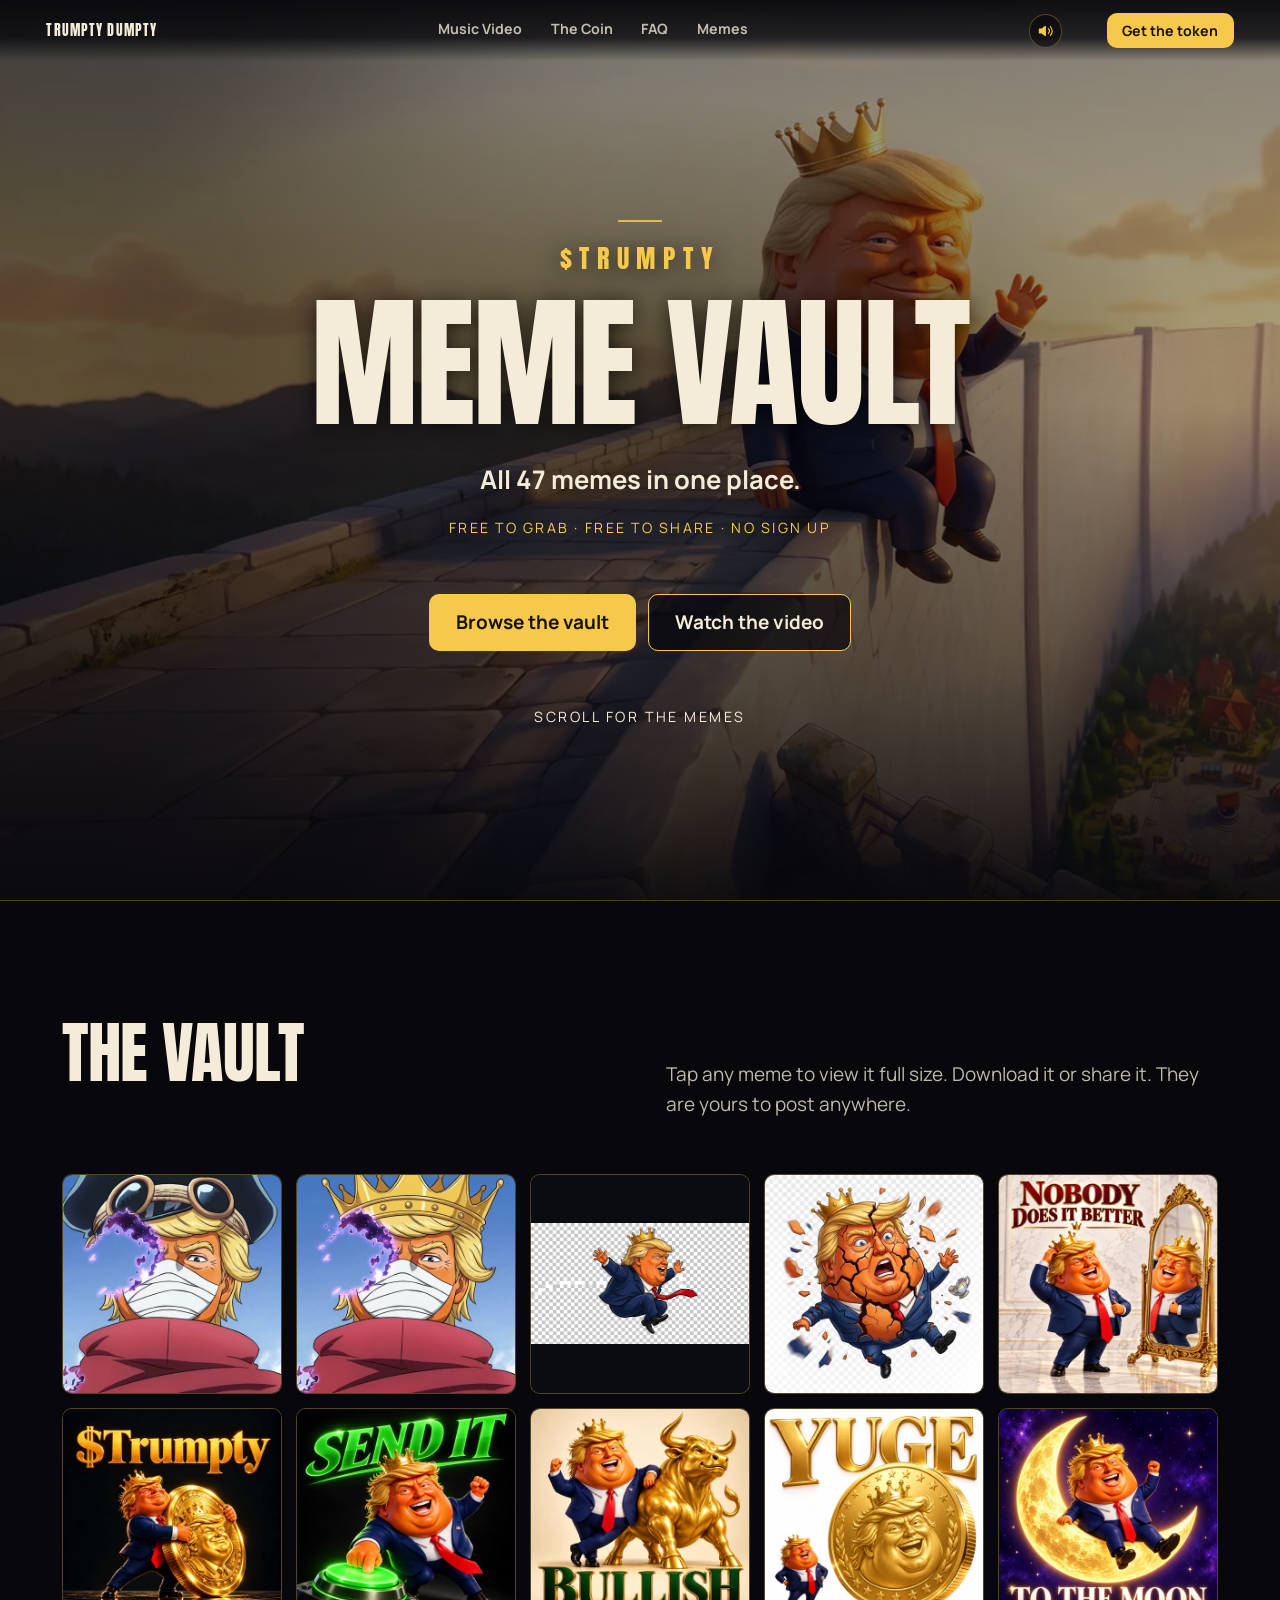
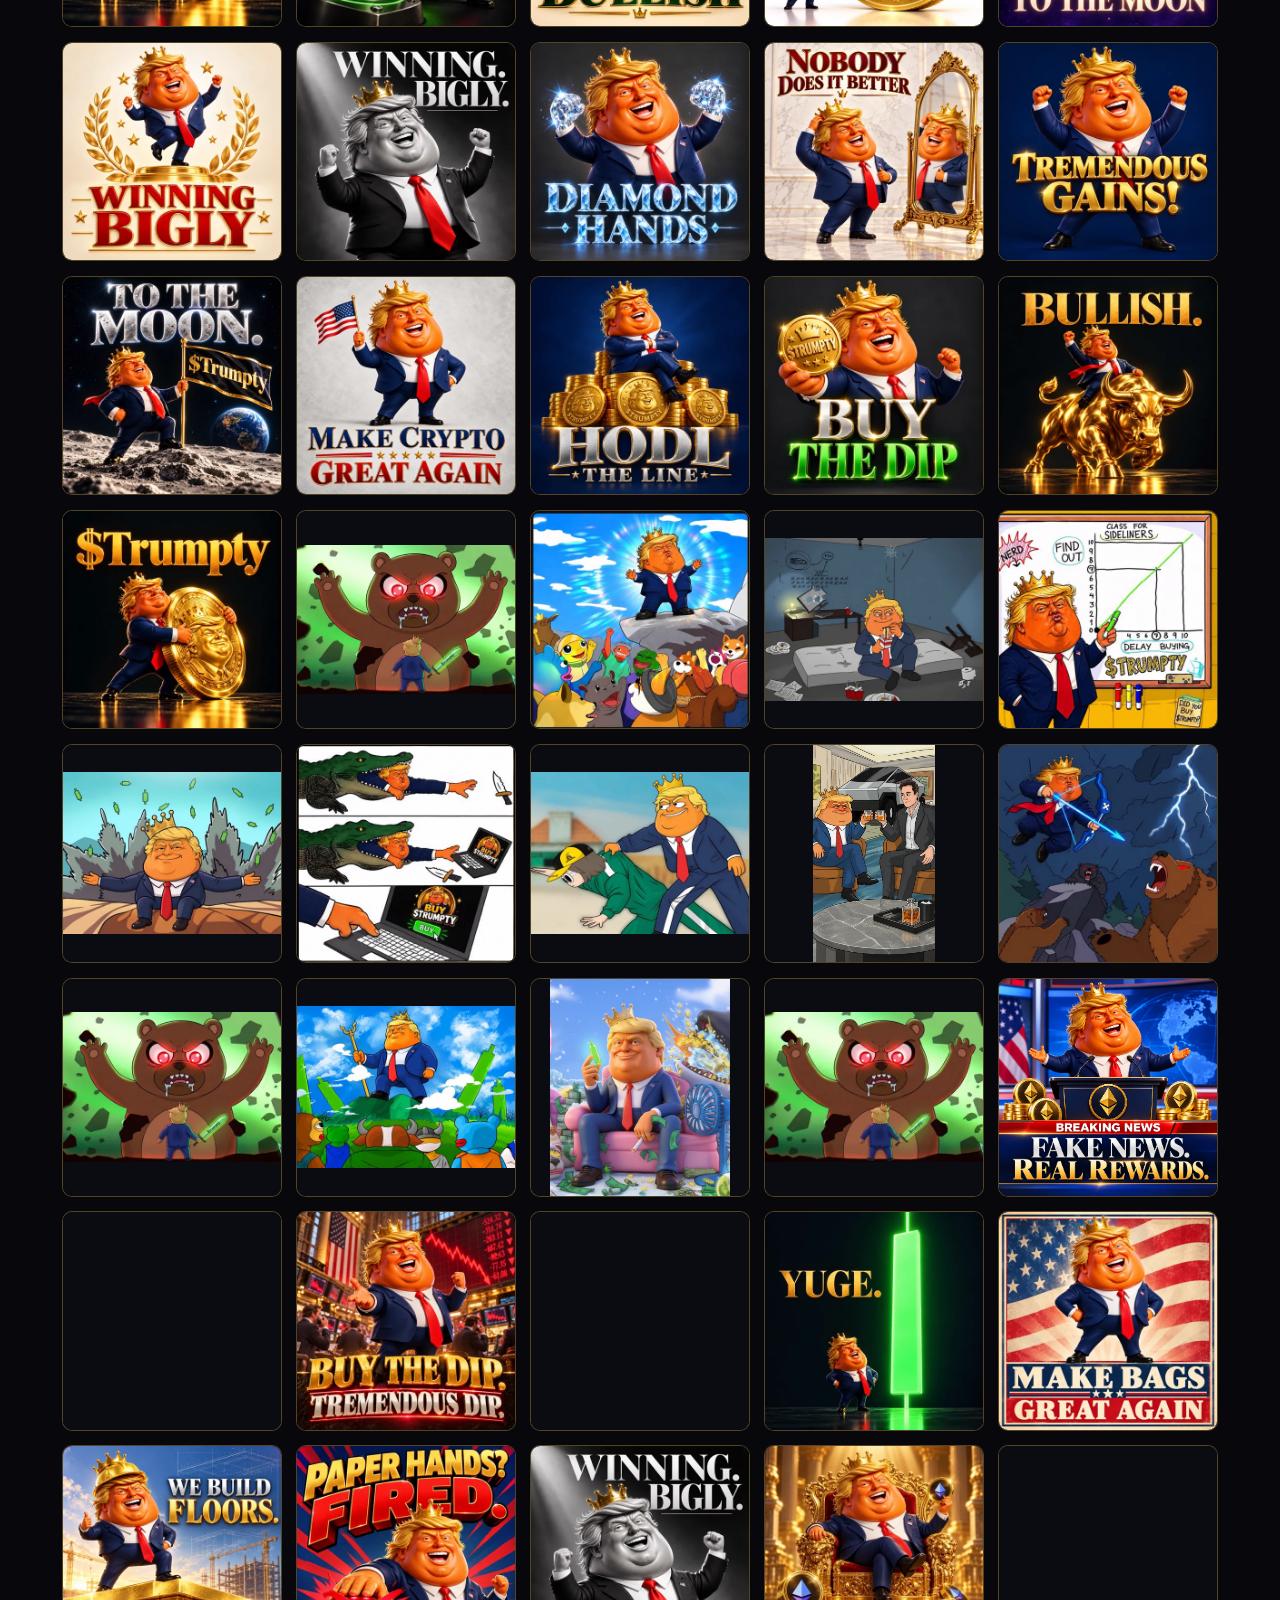
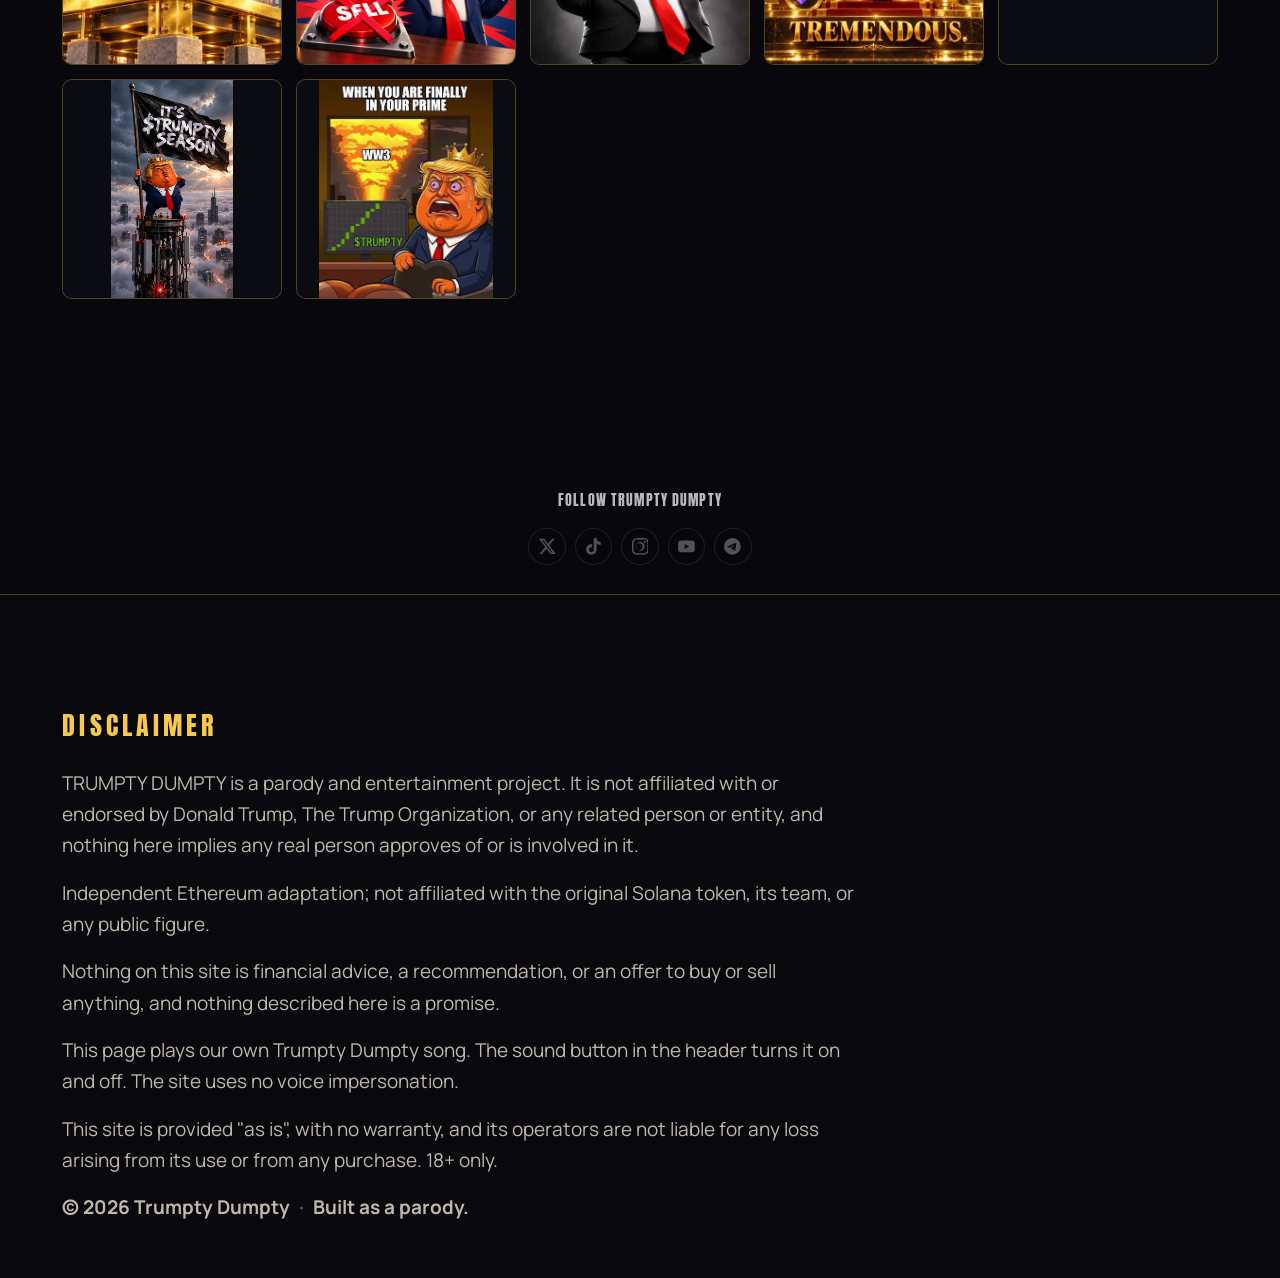
<file: memes/index.html>
<!doctype html>
<html class="" lang="en"><head><meta content="text/html; charset=UTF-8" http-equiv="Content-Type"/>
<meta content="width=device-width, initial-scale=1" name="viewport"/>
<title>$TRUMPTY — Ethereum Meme Vault</title>
<meta content="Trumpty Dumpty: an independent Ethereum parody meme-token concept. Contract coming soon; no affiliation or endorsement." name="description"/>
<meta content="#07070C" name="theme-color"/>

<meta content="website" property="og:type"/>


<meta content="$TRUMPTY Meme Vault — 47 Free Memes" property="og:title"/>
<meta content="Trumpty Dumpty: an independent Ethereum parody meme-token concept. Contract coming soon; no affiliation or endorsement." property="og:description"/>
<meta content="../assets/og-ethereum.jpg" property="og:image"/>
<meta content="1200" property="og:image:width"/>
<meta content="630" property="og:image:height"/>
<meta content="summary_large_image" name="twitter:card"/>
<meta content="$TRUMPTY Meme Vault — 47 Free Memes" name="twitter:title"/>
<meta content="A satirical Ethereum meme-token concept. Contract coming soon; not affiliated with or endorsed by any public figure." name="twitter:description"/>
<meta content="../assets/og-ethereum.jpg" name="twitter:image"/>








<link href="https://fonts.googleapis.com/css2?family=Anton&amp;family=Manrope:wght@400;500;600;700;800&amp;family=MedievalSharp&amp;display=swap" rel="stylesheet"/><link href="../assets/css/base.css" rel="stylesheet"/><link href="../assets/css/vault.css" rel="stylesheet"/><link href="../assets/css/overrides.css" rel="stylesheet"/><link href="../assets/favicon.svg" rel="icon" type="image/svg+xml"/></head>
<body>
<a class="skip" href="#vault">Skip to the memes</a>
<!-- The animated backdrop: the same Trumpty loop the meme hub plays.
         The clip is fixed, muted and decorative. The only sound on this page
         is our own song, in the audio element below. -->
<div aria-hidden="true" class="vault-bg">
<video class="vault-bg__video" loop="" muted="" playsinline="" poster="../assets/trumpty-dumpty-character-on-wall-1376.webp" preload="metadata">

</video>
<div class="vault-bg__scrim"></div>
</div>
<!-- The page's own song. The nav's sound button turns it off and on, and
         the player starts it on the visitor's first tap (browsers keep sound
         off until then). The wish is remembered in localStorage. -->

<header class="nav" data-nav="">
<a class="nav__brand" href="../">TRUMPTY DUMPTY</a>
<nav aria-label="Sections" class="nav__links">
<a href="../#video">Music Video</a>
<a href="../#token">The Coin</a>
<a href="../#faq">FAQ</a>
<a aria-current="page" href="./">Memes</a>
</nav>
<button aria-label="Audio not yet available for Ethereum edition" aria-pressed="true" class="nav__sound" data-on="yes" disabled="disabled" title="Audio not yet available for Ethereum edition" type="button">
<svg aria-hidden="true" class="ico-on" viewbox="0 0 24 24"><path d="M11 5 6 9H2v6h4l5 4z"></path><path d="M15.5 8.5a5 5 0 0 1 0 7"></path><path d="M18.5 5.5a9 9 0 0 1 0 13"></path></svg>
<svg aria-hidden="true" class="ico-off" viewbox="0 0 24 24"><path d="M11 5 6 9H2v6h4l5 4z"></path><path d="M22 9l-6 6"></path><path d="M16 9l6 6"></path></svg>
</button>
<a class="btn btn--gold btn--mini" href="../#token">Get the token</a>
</header>
<main id="main">
<!-- ================================================================ 1 -->
<section aria-labelledby="vault-hero-title" class="vault-hero" id="top">
<div class="wrap">
<p class="vault-hero__kicker">$TRUMPTY</p>
<h1 class="vault-hero__title" id="vault-hero-title">MEME VAULT</h1>
<p class="vault-hero__sub">All 47 memes in one place.</p>
<p class="vault-hero__count">Free to grab · Free to share · No sign up</p>
<div class="vault-hero__cta">
<a class="btn btn--gold" href="#vault">Browse the vault</a>
<a class="btn btn--ghost" href="../#video">Watch the video</a>
</div>
<p aria-hidden="true" class="vault-hero__cue">Scroll for the memes</p>
</div>
</section>
<!-- ================================================================ 2 -->
<section aria-labelledby="vault-title" class="vault" id="vault">
<div class="wrap">
<div class="vault__head">
<h2 class="vault__title" id="vault-title">THE VAULT</h2>
<p class="vault__note">
              Tap any meme to view it full size. Download it or share it. They are yours to post
              anywhere.
            </p>
</div>
<ul class="vault__grid">
<li>
<button aria-label="Open Trumpty Dumpty meme 1 of 47" class="vault__card" data-meme="../assets/memes/1791605994673.webp" data-name="1791605994673.webp" type="button">
<img alt="" decoding="async" height="480" loading="lazy" src="../assets/memes/1791605994673.webp" width="480"/>
<span aria-hidden="true" class="vault__open"></span>
</button>
</li>
<li>
<button aria-label="Open Trumpty Dumpty meme 2 of 47" class="vault__card" data-meme="../assets/memes/1791606027954.webp" data-name="1791606027954.webp" type="button">
<img alt="" decoding="async" height="480" loading="lazy" src="../assets/memes/1791606027954.webp" width="480"/>
<span aria-hidden="true" class="vault__open"></span>
</button>
</li>
<li>
<button aria-label="Open Trumpty Dumpty meme 3 of 47" class="vault__card" data-meme="../assets/memes/1791637034027.webp" data-name="1791637034027.webp" type="button">
<img alt="" decoding="async" height="267" loading="lazy" src="../assets/memes/1791637034027.webp" width="480"/>
<span aria-hidden="true" class="vault__open"></span>
</button>
</li>
<li>
<button aria-label="Open Trumpty Dumpty meme 4 of 47" class="vault__card" data-meme="../assets/memes/1791637121484.webp" data-name="1791637121484.webp" type="button">
<img alt="" decoding="async" height="480" loading="lazy" src="../assets/memes/1791637121484.webp" width="480"/>
<span aria-hidden="true" class="vault__open"></span>
</button>
</li>
<li>
<button aria-label="Open Trumpty Dumpty meme 5 of 47" class="vault__card" data-meme="../assets/memes/IMG_20261010_161325_711.webp" data-name="IMG_20261010_161325_711.webp" type="button">
<img alt="" decoding="async" height="480" loading="lazy" src="../assets/memes/IMG_20261010_161325_711.webp" width="480"/>
<span aria-hidden="true" class="vault__open"></span>
</button>
</li>
<li>
<button aria-label="Open Trumpty Dumpty meme 6 of 47" class="vault__card" data-meme="../assets/memes/IMG_20261010_161328_206.webp" data-name="IMG_20261010_161328_206.webp" type="button">
<img alt="" decoding="async" height="480" loading="lazy" src="../assets/memes/IMG_20261010_161328_206.webp" width="480"/>
<span aria-hidden="true" class="vault__open"></span>
</button>
</li>
<li>
<button aria-label="Open Trumpty Dumpty meme 7 of 47" class="vault__card" data-meme="../assets/memes/IMG_20261010_161419_641.webp" data-name="IMG_20261010_161419_641.webp" type="button">
<img alt="" decoding="async" height="480" loading="lazy" src="../assets/memes/IMG_20261010_161419_641.webp" width="480"/>
<span aria-hidden="true" class="vault__open"></span>
</button>
</li>
<li>
<button aria-label="Open Trumpty Dumpty meme 8 of 47" class="vault__card" data-meme="../assets/memes/IMG_20261010_161419_665.webp" data-name="IMG_20261010_161419_665.webp" type="button">
<img alt="" decoding="async" height="480" loading="lazy" src="../assets/memes/IMG_20261010_161419_665.webp" width="480"/>
<span aria-hidden="true" class="vault__open"></span>
</button>
</li>
<li>
<button aria-label="Open Trumpty Dumpty meme 9 of 47" class="vault__card" data-meme="../assets/memes/IMG_20261010_161419_823.webp" data-name="IMG_20261010_161419_823.webp" type="button">
<img alt="" decoding="async" height="480" loading="lazy" src="../assets/memes/IMG_20261010_161419_823.webp" width="480"/>
<span aria-hidden="true" class="vault__open"></span>
</button>
</li>
<li>
<button aria-label="Open Trumpty Dumpty meme 10 of 47" class="vault__card" data-meme="../assets/memes/IMG_20261010_161419_869.webp" data-name="IMG_20261010_161419_869.webp" type="button">
<img alt="" decoding="async" height="480" loading="lazy" src="../assets/memes/IMG_20261010_161419_869.webp" width="480"/>
<span aria-hidden="true" class="vault__open"></span>
</button>
</li>
<li>
<button aria-label="Open Trumpty Dumpty meme 11 of 47" class="vault__card" data-meme="../assets/memes/IMG_20261010_161420_081.webp" data-name="IMG_20261010_161420_081.webp" type="button">
<img alt="" decoding="async" height="480" loading="lazy" src="../assets/memes/IMG_20261010_161420_081.webp" width="480"/>
<span aria-hidden="true" class="vault__open"></span>
</button>
</li>
<li>
<button aria-label="Open Trumpty Dumpty meme 12 of 47" class="vault__card" data-meme="../assets/memes/IMG_20261010_161424_199.webp" data-name="IMG_20261010_161424_199.webp" type="button">
<img alt="" decoding="async" height="480" loading="lazy" src="../assets/memes/IMG_20261010_161424_199.webp" width="480"/>
<span aria-hidden="true" class="vault__open"></span>
</button>
</li>
<li>
<button aria-label="Open Trumpty Dumpty meme 13 of 47" class="vault__card" data-meme="../assets/memes/IMG_20261010_161424_260.webp" data-name="IMG_20261010_161424_260.webp" type="button">
<img alt="" decoding="async" height="480" loading="lazy" src="../assets/memes/IMG_20261010_161424_260.webp" width="480"/>
<span aria-hidden="true" class="vault__open"></span>
</button>
</li>
<li>
<button aria-label="Open Trumpty Dumpty meme 14 of 47" class="vault__card" data-meme="../assets/memes/IMG_20261010_161424_265.webp" data-name="IMG_20261010_161424_265.webp" type="button">
<img alt="" decoding="async" height="480" loading="lazy" src="../assets/memes/IMG_20261010_161424_265.webp" width="480"/>
<span aria-hidden="true" class="vault__open"></span>
</button>
</li>
<li>
<button aria-label="Open Trumpty Dumpty meme 15 of 47" class="vault__card" data-meme="../assets/memes/IMG_20261010_161424_595.webp" data-name="IMG_20261010_161424_595.webp" type="button">
<img alt="" decoding="async" height="480" loading="lazy" src="../assets/memes/IMG_20261010_161424_595.webp" width="480"/>
<span aria-hidden="true" class="vault__open"></span>
</button>
</li>
<li>
<button aria-label="Open Trumpty Dumpty meme 16 of 47" class="vault__card" data-meme="../assets/memes/IMG_20261010_161424_608.webp" data-name="IMG_20261010_161424_608.webp" type="button">
<img alt="" decoding="async" height="480" loading="lazy" src="../assets/memes/IMG_20261010_161424_608.webp" width="480"/>
<span aria-hidden="true" class="vault__open"></span>
</button>
</li>
<li>
<button aria-label="Open Trumpty Dumpty meme 17 of 47" class="vault__card" data-meme="../assets/memes/IMG_20261010_161424_655.webp" data-name="IMG_20261010_161424_655.webp" type="button">
<img alt="" decoding="async" height="480" loading="lazy" src="../assets/memes/IMG_20261010_161424_655.webp" width="480"/>
<span aria-hidden="true" class="vault__open"></span>
</button>
</li>
<li>
<button aria-label="Open Trumpty Dumpty meme 18 of 47" class="vault__card" data-meme="../assets/memes/IMG_20261010_161424_717.webp" data-name="IMG_20261010_161424_717.webp" type="button">
<img alt="" decoding="async" height="480" loading="lazy" src="../assets/memes/IMG_20261010_161424_717.webp" width="480"/>
<span aria-hidden="true" class="vault__open"></span>
</button>
</li>
<li>
<button aria-label="Open Trumpty Dumpty meme 19 of 47" class="vault__card" data-meme="../assets/memes/IMG_20261010_161424_845.webp" data-name="IMG_20261010_161424_845.webp" type="button">
<img alt="" decoding="async" height="480" loading="lazy" src="../assets/memes/IMG_20261010_161424_845.webp" width="480"/>
<span aria-hidden="true" class="vault__open"></span>
</button>
</li>
<li>
<button aria-label="Open Trumpty Dumpty meme 20 of 47" class="vault__card" data-meme="../assets/memes/IMG_20261010_161424_898.webp" data-name="IMG_20261010_161424_898.webp" type="button">
<img alt="" decoding="async" height="480" loading="lazy" src="../assets/memes/IMG_20261010_161424_898.webp" width="480"/>
<span aria-hidden="true" class="vault__open"></span>
</button>
</li>
<li>
<button aria-label="Open Trumpty Dumpty meme 21 of 47" class="vault__card" data-meme="../assets/memes/IMG_20261010_161424_930.webp" data-name="IMG_20261010_161424_930.webp" type="button">
<img alt="" decoding="async" height="480" loading="lazy" src="../assets/memes/IMG_20261010_161424_930.webp" width="480"/>
<span aria-hidden="true" class="vault__open"></span>
</button>
</li>
<li>
<button aria-label="Open Trumpty Dumpty meme 22 of 47" class="vault__card" data-meme="../assets/memes/IMG_20261010_161432_152.webp" data-name="IMG_20261010_161432_152.webp" type="button">
<img alt="" decoding="async" height="330" loading="lazy" src="../assets/memes/IMG_20261010_161432_152.webp" width="480"/>
<span aria-hidden="true" class="vault__open"></span>
</button>
</li>
<li>
<button aria-label="Open Trumpty Dumpty meme 23 of 47" class="vault__card" data-meme="../assets/memes/IMG_20261010_161433_893.webp" data-name="IMG_20261010_161433_893.webp" type="button">
<img alt="" decoding="async" height="480" loading="lazy" src="../assets/memes/IMG_20261010_161433_893.webp" width="480"/>
<span aria-hidden="true" class="vault__open"></span>
</button>
</li>
<li>
<button aria-label="Open Trumpty Dumpty meme 24 of 47" class="vault__card" data-meme="../assets/memes/IMG_20261010_161434_115.webp" data-name="IMG_20261010_161434_115.webp" type="button">
<img alt="" decoding="async" height="358" loading="lazy" src="../assets/memes/IMG_20261010_161434_115.webp" width="480"/>
<span aria-hidden="true" class="vault__open"></span>
</button>
</li>
<li>
<button aria-label="Open Trumpty Dumpty meme 25 of 47" class="vault__card" data-meme="../assets/memes/IMG_20261010_161434_215.webp" data-name="IMG_20261010_161434_215.webp" type="button">
<img alt="" decoding="async" height="480" loading="lazy" src="../assets/memes/IMG_20261010_161434_215.webp" width="480"/>
<span aria-hidden="true" class="vault__open"></span>
</button>
</li>
<li>
<button aria-label="Open Trumpty Dumpty meme 26 of 47" class="vault__card" data-meme="../assets/memes/IMG_20261010_161434_342.webp" data-name="IMG_20261010_161434_342.webp" type="button">
<img alt="" decoding="async" height="358" loading="lazy" src="../assets/memes/IMG_20261010_161434_342.webp" width="480"/>
<span aria-hidden="true" class="vault__open"></span>
</button>
</li>
<li>
<button aria-label="Open Trumpty Dumpty meme 27 of 47" class="vault__card" data-meme="../assets/memes/IMG_20261010_161434_404.webp" data-name="IMG_20261010_161434_404.webp" type="button">
<img alt="" decoding="async" height="480" loading="lazy" src="../assets/memes/IMG_20261010_161434_404.webp" width="480"/>
<span aria-hidden="true" class="vault__open"></span>
</button>
</li>
<li>
<button aria-label="Open Trumpty Dumpty meme 28 of 47" class="vault__card" data-meme="../assets/memes/IMG_20261010_161434_479.webp" data-name="IMG_20261010_161434_479.webp" type="button">
<img alt="" decoding="async" height="358" loading="lazy" src="../assets/memes/IMG_20261010_161434_479.webp" width="480"/>
<span aria-hidden="true" class="vault__open"></span>
</button>
</li>
<li>
<button aria-label="Open Trumpty Dumpty meme 29 of 47" class="vault__card" data-meme="../assets/memes/IMG_20261010_161434_512.webp" data-name="IMG_20261010_161434_512.webp" type="button">
<img alt="" decoding="async" height="850" loading="lazy" src="../assets/memes/IMG_20261010_161434_512.webp" width="480"/>
<span aria-hidden="true" class="vault__open"></span>
</button>
</li>
<li>
<button aria-label="Open Trumpty Dumpty meme 30 of 47" class="vault__card" data-meme="../assets/memes/IMG_20261010_161434_603.webp" data-name="IMG_20261010_161434_603.webp" type="button">
<img alt="" decoding="async" height="480" loading="lazy" src="../assets/memes/IMG_20261010_161434_603.webp" width="480"/>
<span aria-hidden="true" class="vault__open"></span>
</button>
</li>
<li>
<button aria-label="Open Trumpty Dumpty meme 31 of 47" class="vault__card" data-meme="../assets/memes/IMG_20261010_161434_756.webp" data-name="IMG_20261010_161434_756.webp" type="button">
<img alt="" decoding="async" height="330" loading="lazy" src="../assets/memes/IMG_20261010_161434_756.webp" width="480"/>
<span aria-hidden="true" class="vault__open"></span>
</button>
</li>
<li>
<button aria-label="Open Trumpty Dumpty meme 32 of 47" class="vault__card" data-meme="../assets/memes/IMG_20261010_161434_790.webp" data-name="IMG_20261010_161434_790.webp" type="button">
<img alt="" decoding="async" height="358" loading="lazy" src="../assets/memes/IMG_20261010_161434_790.webp" width="480"/>
<span aria-hidden="true" class="vault__open"></span>
</button>
</li>
<li>
<button aria-label="Open Trumpty Dumpty meme 33 of 47" class="vault__card" data-meme="../assets/memes/IMG_20261010_161440_413.webp" data-name="IMG_20261010_161440_413.webp" type="button">
<img alt="" decoding="async" height="583" loading="lazy" src="../assets/memes/IMG_20261010_161440_413.webp" width="480"/>
<span aria-hidden="true" class="vault__open"></span>
</button>
</li>
<li>
<button aria-label="Open Trumpty Dumpty meme 34 of 47" class="vault__card" data-meme="../assets/memes/IMG_20261010_161440_495.webp" data-name="IMG_20261010_161440_495.webp" type="button">
<img alt="" decoding="async" height="330" loading="lazy" src="../assets/memes/IMG_20261010_161440_495.webp" width="480"/>
<span aria-hidden="true" class="vault__open"></span>
</button>
</li>
<li>
<button aria-label="Open Trumpty Dumpty meme 35 of 47" class="vault__card" data-meme="../assets/full/IMG_20261010_161530_895.png" data-name="IMG_20261010_161530_895.png" type="button">
<img alt="" decoding="async" height="480" loading="lazy" src="../assets/memes/IMG_20261010_161530_895.webp" width="480"/>
<span aria-hidden="true" class="vault__open"></span>
</button>
</li>
<li>
<button aria-label="Open Trumpty Dumpty meme 36 of 47" class="vault__card" data-meme="../assets/full/IMG_20261010_161530_907.png" data-name="IMG_20261010_161530_907.png" type="button">
<img alt="" decoding="async" height="480" loading="lazy" src="../assets/memes/IMG_20261010_161530_907.webp" width="480"/>
<span aria-hidden="true" class="vault__open"></span>
</button>
</li>
<li>
<button aria-label="Open Trumpty Dumpty meme 37 of 47" class="vault__card" data-meme="../assets/memes/IMG_20261010_161530_941.webp" data-name="IMG_20261010_161530_941.webp" type="button">
<img alt="" decoding="async" height="480" loading="lazy" src="../assets/memes/IMG_20261010_161530_941.webp" width="480"/>
<span aria-hidden="true" class="vault__open"></span>
</button>
</li>
<li>
<button aria-label="Open Trumpty Dumpty meme 38 of 47" class="vault__card" data-meme="../assets/full/IMG_20261010_161531_083.png" data-name="IMG_20261010_161531_083.png" type="button">
<img alt="" decoding="async" height="480" loading="lazy" src="../assets/memes/IMG_20261010_161531_083.webp" width="480"/>
<span aria-hidden="true" class="vault__open"></span>
</button>
</li>
<li>
<button aria-label="Open Trumpty Dumpty meme 39 of 47" class="vault__card" data-meme="../assets/memes/IMG_20261010_161531_157.webp" data-name="IMG_20261010_161531_157.webp" type="button">
<img alt="" decoding="async" height="480" loading="lazy" src="../assets/memes/IMG_20261010_161531_157.webp" width="480"/>
<span aria-hidden="true" class="vault__open"></span>
</button>
</li>
<li>
<button aria-label="Open Trumpty Dumpty meme 40 of 47" class="vault__card" data-meme="../assets/memes/IMG_20261010_161531_352.webp" data-name="IMG_20261010_161531_352.webp" type="button">
<img alt="" decoding="async" height="480" loading="lazy" src="../assets/memes/IMG_20261010_161531_352.webp" width="480"/>
<span aria-hidden="true" class="vault__open"></span>
</button>
</li>
<li>
<button aria-label="Open Trumpty Dumpty meme 41 of 47" class="vault__card" data-meme="../assets/memes/IMG_20261010_161531_462.webp" data-name="IMG_20261010_161531_462.webp" type="button">
<img alt="" decoding="async" height="480" loading="lazy" src="../assets/memes/IMG_20261010_161531_462.webp" width="480"/>
<span aria-hidden="true" class="vault__open"></span>
</button>
</li>
<li>
<button aria-label="Open Trumpty Dumpty meme 42 of 47" class="vault__card" data-meme="../assets/memes/IMG_20261010_161531_479.webp" data-name="IMG_20261010_161531_479.webp" type="button">
<img alt="" decoding="async" height="480" loading="lazy" src="../assets/memes/IMG_20261010_161531_479.webp" width="480"/>
<span aria-hidden="true" class="vault__open"></span>
</button>
</li>
<li>
<button aria-label="Open Trumpty Dumpty meme 43 of 47" class="vault__card" data-meme="../assets/memes/IMG_20261010_161531_562.webp" data-name="IMG_20261010_161531_562.webp" type="button">
<img alt="" decoding="async" height="480" loading="lazy" src="../assets/memes/IMG_20261010_161531_562.webp" width="480"/>
<span aria-hidden="true" class="vault__open"></span>
</button>
</li>
<li>
<button aria-label="Open Trumpty Dumpty meme 44 of 47" class="vault__card" data-meme="../assets/full/IMG_20261010_161531_629.png" data-name="IMG_20261010_161531_629.png" type="button">
<img alt="" decoding="async" height="480" loading="lazy" src="../assets/memes/IMG_20261010_161531_629.webp" width="480"/>
<span aria-hidden="true" class="vault__open"></span>
</button>
</li>
<li>
<button aria-label="Open Trumpty Dumpty meme 45 of 47" class="vault__card" data-meme="../assets/memes/IMG_20261010_161536_524.webp" data-name="IMG_20261010_161536_524.webp" type="button">
<img alt="" decoding="async" height="720" loading="lazy" src="../assets/memes/IMG_20261010_161536_524.webp" width="480"/>
<span aria-hidden="true" class="vault__open"></span>
</button>
</li>
<li>
<button aria-label="Open Trumpty Dumpty meme 46 of 47" class="vault__card" data-meme="../assets/memes/IMG_20261010_161541_924.webp" data-name="IMG_20261010_161541_924.webp" type="button">
<img alt="" decoding="async" height="853" loading="lazy" src="../assets/memes/IMG_20261010_161541_924.webp" width="480"/>
<span aria-hidden="true" class="vault__open"></span>
</button>
</li>
<li>
<button aria-label="Open Trumpty Dumpty meme 47 of 47" class="vault__card" data-meme="../assets/memes/IMG_20261010_161552_414.webp" data-name="IMG_20261010_161552_414.webp" type="button">
<img alt="" decoding="async" height="459" loading="lazy" src="../assets/memes/IMG_20261010_161552_414.webp" width="367"/>
<span aria-hidden="true" class="vault__open"></span>
</button>
</li>
</ul>
</div>
</section>
<!-- ================================================================ 3 -->
<!-- Socials: the last stop before the disclaimer (operator placement).
           Same five links as the home page; canonical list in config.js. -->
<section aria-label="Trumpty Dumpty on social media" class="socials-band">
<div class="wrap">
<p class="socials-band__label">Follow Trumpty Dumpty</p>
<div class="socials">
<a aria-disabled="true" aria-label="Follow Trumpty Dumpty on X" class="social" data-official-social="x" rel="noopener noreferrer" target="_blank" title="Add official X link in site-config.js">
<svg aria-hidden="true" focusable="false" viewbox="0 0 24 24"><path d="M18.901 1.153h3.68l-8.04 9.19L24 22.846h-7.406l-5.8-7.584-6.638 7.584H.474l8.6-9.83L0 1.154h7.594l5.243 6.932ZM17.61 20.644h2.039L6.486 3.24H4.298Z"></path></svg>
</a>
<a aria-disabled="true" aria-label="Follow Trumpty Dumpty on TikTok" class="social" data-official-social="tiktok" rel="noopener noreferrer" target="_blank" title="Add official TIKTOK link in site-config.js">
<svg aria-hidden="true" focusable="false" viewbox="0 0 24 24"><path d="M12.525.02c1.31-.02 2.61-.01 3.91-.02.08 1.53.63 3.09 1.75 4.17 1.12 1.11 2.7 1.62 4.24 1.79v4.03c-1.44-.05-2.89-.35-4.2-.97-.57-.26-1.1-.59-1.62-.93-.01 2.92.01 5.84-.02 8.75-.08 1.4-.54 2.79-1.35 3.94-1.31 1.92-3.58 3.17-5.91 3.21-1.43.08-2.86-.31-4.08-1.03-2.02-1.19-3.44-3.37-3.65-5.71-.02-.5-.03-1-.01-1.49.18-1.9 1.12-3.72 2.58-4.96 1.66-1.44 3.98-2.13 6.15-1.72.02 1.48-.04 2.96-.04 4.44-.99-.32-2.15-.23-3.02.37-.63.41-1.11 1.04-1.36 1.75-.21.51-.15 1.07-.14 1.61.24 1.64 1.82 3.02 3.5 2.87 1.12-.01 2.19-.66 2.77-1.61.19-.33.4-.67.41-1.06.1-1.79.06-3.57.07-5.36.01-4.03-.01-8.05.02-12.07z"></path></svg>
</a>
<a aria-disabled="true" aria-label="Follow Trumpty Dumpty on Instagram" class="social" data-official-social="instagram" rel="noopener noreferrer" target="_blank" title="Add official INSTAGRAM link in site-config.js">
<svg aria-hidden="true" focusable="false" viewbox="0 0 24 24"><path d="M7.0301.084c-1.2768.0602-2.1487.264-2.911.5634-.7888.3075-1.4575.72-2.1228 1.3877-.6652.6677-1.075 1.3368-1.3802 2.127-.2954.7638-.4956 1.6365-.552 2.914-.0564 1.2775-.0689 1.6882-.0626 4.947.0062 3.2586.0206 3.6671.0825 4.9473.061 1.2765.264 2.1482.5635 2.9107.308.7889.72 1.4573 1.388 2.1228.6679.6655 1.3365 1.0743 2.1285 1.38.7632.295 1.6361.4961 2.9134.552 1.2773.056 1.6884.069 4.9462.0627 3.2578-.0062 3.668-.0207 4.9478-.0814 1.28-.0607 2.147-.2652 2.9098-.5633.7889-.3086 1.4578-.72 2.1228-1.3881.665-.6682 1.0745-1.3378 1.3795-2.1284.2957-.7632.4966-1.636.552-2.9124.056-1.2809.0692-1.6898.063-4.948-.0063-3.2583-.021-3.6668-.0817-4.9465-.0607-1.2797-.264-2.1487-.5633-2.9117-.3084-.7889-.72-1.4568-1.3876-2.1228C21.2982 1.33 20.628.9208 19.8378.6165 19.074.321 18.2017.1197 16.9244.0645 15.6471.0093 15.236-.005 11.977.0014 8.718.0076 8.31.0215 7.0301.0839m.1402 21.6932c-1.17-.0509-1.8053-.2453-2.2287-.408-.5606-.216-.96-.4771-1.3819-.895-.422-.4178-.6811-.8186-.9-1.378-.1644-.4234-.3624-1.058-.4171-2.228-.0595-1.2645-.072-1.6442-.079-4.848-.007-3.2037.0053-3.583.0607-4.848.05-1.169.2456-1.805.408-2.2282.216-.5613.4762-.96.895-1.3816.4188-.4217.8184-.6814 1.3783-.9003.423-.1651 1.0575-.3614 2.227-.4171 1.2655-.06 1.6447-.072 4.848-.079 3.2033-.007 3.5835.005 4.8495.0608 1.169.0508 1.8053.2445 2.228.408.5608.216.96.4754 1.3816.895.4217.4194.6816.8176.9005 1.3787.1653.4217.3617 1.056.4169 2.2263.0602 1.2655.0739 1.645.0796 4.848.0058 3.203-.0055 3.5834-.061 4.848-.051 1.17-.245 1.8055-.408 2.2294-.216.5604-.4763.96-.8954 1.3814-.419.4215-.8181.6811-1.3783.9-.4224.1649-1.0577.3617-2.2262.4174-1.2656.0595-1.6448.072-4.8493.079-3.2045.007-3.5825-.006-4.848-.0608M16.953 5.5864A1.44 1.44 0 1 0 18.39 4.144a1.44 1.44 0 0 0-1.437 1.4424M5.8385 12.012c.0067 3.4032 2.7706 6.1557 6.173 6.1493 3.4026-.0065 6.157-2.7701 6.1506-6.1733-.0065-3.4032-2.771-6.1565-6.174-6.1498-3.403.0067-6.156 2.771-6.1487 6.1736m4.4445 5.6015c-1.516-.0606-2.6845-.6553-3.5268-1.5213-.8358-.8603-1.3943-2.0426-1.4247-3.573-.0305-1.549.477-2.7473 1.3005-3.6284.8341-.8933 2.0286-1.483 3.561-1.5166 1.5517-.0337 2.749.4699 3.6247 1.3018.8685.8248 1.4766 2.0184 1.507 3.5654.0303 1.561-.4777 2.759-1.3006 3.6287-.8293.8746-2.0297 1.4779-3.7411 1.7434"></path></svg>
</a>
<a aria-disabled="true" aria-label="Follow Trumpty Dumpty on YouTube" class="social" data-official-social="youtube" rel="noopener noreferrer" target="_blank" title="Add official YOUTUBE link in site-config.js">
<svg aria-hidden="true" focusable="false" viewbox="0 0 24 24"><path d="M23.498 6.186a3.016 3.016 0 0 0-2.122-2.136C19.505 3.545 12 3.545 12 3.545s-7.505 0-9.377.505A3.017 3.017 0 0 0 .502 6.186C0 8.07 0 12 0 12s0 3.93.502 5.814a3.016 3.016 0 0 0 2.122 2.136c1.871.505 9.376.505 9.376.505s7.505 0 9.377-.505a3.015 3.015 0 0 0 2.122-2.136C24 15.93 24 12 24 12s0-3.93-.502-5.814zM9.545 15.568V8.432L15.818 12l-6.273 3.568z"></path></svg>
</a>
<a aria-disabled="true" aria-label="Join the Trumpty Dumpty Telegram" class="social" data-official-social="telegram" rel="noopener noreferrer" target="_blank" title="Add official TELEGRAM link in site-config.js">
<svg aria-hidden="true" focusable="false" viewbox="0 0 24 24"><path d="M11.944 0A12 12 0 0 0 0 12a12 12 0 0 0 12 12 12 12 0 0 0 12-12A12 12 0 0 0 12 0a12 12 0 0 0-.056 0zm4.962 7.224c.1-.002.321.023.465.14a.506.506 0 0 1 .171.325c.016.093.036.306.02.472-.18 1.898-.962 6.502-1.36 8.627-.168.9-.499 1.201-.82 1.23-.696.065-1.225-.46-1.9-.902-1.056-.693-1.653-1.124-2.678-1.8-1.185-.78-.417-1.21.258-1.91.177-.184 3.247-2.977 3.307-3.23.007-.032.014-.15-.056-.212s-.174-.041-.249-.024c-.106.024-1.793 1.14-5.061 3.345-.48.33-.913.49-1.302.48-.428-.008-1.252-.241-1.865-.44-.752-.245-1.349-.374-1.297-.789.027-.216.325-.437.893-.663 3.498-1.524 5.83-2.529 6.998-3.014 3.332-1.386 4.025-1.627 4.476-1.635z"></path></svg>
</a>
</div>
</div>
</section>
<!-- ================================================================ 4 -->
<!-- The disclaimer is the LAST block on the page, by operator instruction. -->
<section aria-labelledby="disclaimer-title" class="disclaimer" id="disclaimer">
<div class="wrap">
<h2 class="disclaimer__title" id="disclaimer-title">DISCLAIMER</h2>
<p>
            TRUMPTY DUMPTY is a parody and entertainment project. It is not affiliated with or
            endorsed by Donald Trump, The Trump Organization, or any related person or entity,
            and nothing here implies any real person approves of or is involved in it.
          </p><p>Independent Ethereum adaptation; not affiliated with the original Solana token, its team, or any public figure.</p>
<p>
            Nothing on this site is financial advice, a recommendation, or an offer to buy or sell
            anything, and nothing described here is a promise.
          </p>
<p>
            This page plays our own Trumpty Dumpty song. The sound button in the header turns it
            on and off. The site uses no voice impersonation.
          </p>
<p>
            This site is provided "as is", with no warranty, and its operators are not liable for
            any loss arising from its use or from any purchase. 18+ only.
          </p>
<p class="disclaimer__foot">
            © 2026 Trumpty Dumpty
            <span aria-hidden="true" class="disclaimer__sep">·</span>
            Built as a parody.
          </p>
</div>
</section>
</main>
<!-- The viewer. A real <dialog>, so Escape and focus handling come from the
         platform. All 49 memes are in the grid above; this only shows one. -->
<dialog aria-label="Meme viewer" class="lightbox" data-lightbox="">
<div class="lightbox__bar">
<p class="lightbox__count" data-count="">1 / 47</p>
<div class="lightbox__actions">
<a class="btn btn--gold btn--mini" data-download="" download="trumpty-meme-01.webp" href="../assets/memes/1791605994673.webp">Download</a>
<button class="btn btn--ghost btn--mini" data-share="" type="button">Share</button>
<button class="btn btn--ghost btn--mini" data-close="" type="button">Close</button>
</div>
</div>
<img alt="Trumpty Dumpty meme 1 of 47" class="lightbox__img" data-img="" src="../assets/memes/1791605994673.webp"/>
<button aria-label="Previous meme" class="lightbox__nav lightbox__nav--prev" data-prev="" type="button">‹</button>
<button aria-label="Next meme" class="lightbox__nav lightbox__nav--next" data-next="" type="button">›</button>
</dialog>

<script src="../assets/js/vault.js" type="module"></script><script src="../site-config.js"></script><script src="../assets/js/eth-site.js" type="module"></script></body></html>
</file>
<file: assets/css/base.css>
:root{--bg:#07070c;--gold:#f6c94c;--red:#c22026;--navy:#1b2a4a;--parchment:#f4ebd9;--green:#7bd88f;--bull:#5ef08a;--ink:var(--parchment);--ink-soft:#f4ebd9c7;--on-gold:#17130c;--hairline:#f6c94c4d;--void:#07070c;--font-display:"Anton", "Arial Narrow", Impact, sans-serif;--font-caption:"MedievalSharp", var(--font-display);--font-text:"Manrope", ui-sans-serif, system-ui, "Segoe UI", Roboto, sans-serif;--step--1:clamp(.8125rem, .79rem + .12vw, .9375rem);--step-0:clamp(1.0625rem, 1.02rem + .22vw, 1.1875rem);--step-1:clamp(1.25rem, 1.1rem + .7vw, 1.6rem);--step-2:clamp(1.6rem, 1.2rem + 1.7vw, 2.6rem);--step-3:clamp(2.2rem, 1.3rem + 3.6vw, 4.2rem);--step-4:clamp(3rem, 1rem + 11vw, 9rem);--gutter:clamp(1rem, .5rem + 3vw, 3rem);--space-s:clamp(.75rem, .6rem + .5vw, 1rem);--space-m:clamp(1.25rem, 1rem + 1vw, 2rem);--space-l:clamp(2rem, 1.4rem + 2.5vw, 4rem);--space-xl:clamp(4rem, 2.5rem + 6vw, 9rem);--measure:62ch;--radius:10px;--ease-out:cubic-bezier(.16, 1, .3, 1)}*,:before,:after{box-sizing:border-box}html{-webkit-text-size-adjust:100%;background:var(--bg);overflow-x:clip}body{background:var(--bg);color:var(--ink);font-family:var(--font-text);font-size:var(--step-0);text-rendering:optimizelegibility;margin:0;line-height:1.6}h1,h2,h3{font-family:var(--font-display);letter-spacing:-.015em;text-wrap:balance;margin:0;font-weight:400;line-height:1.05}p{max-width:var(--measure);text-wrap:pretty;margin:0}a{color:inherit}img,svg,video{max-width:100%;display:block}:focus-visible{outline:2px solid var(--gold);outline-offset:3px;border-radius:2px}.skip{left:var(--gutter);z-index:100;background:var(--gold);color:var(--on-gold);border-radius:var(--radius);padding:.6rem 1rem;font-weight:700;text-decoration:none;position:absolute;top:-4rem}.skip:focus{top:.75rem}.progress{background:var(--gold);transform-origin:0;z-index:60;pointer-events:none;height:3px;position:fixed;inset:0 0 auto;transform:scaleX(0)}@keyframes progress-grow{to{transform:scaleX(1)}}@supports (animation-timeline:scroll()){@media (prefers-reduced-motion:no-preference){.progress{animation:linear both progress-grow;animation-timeline:scroll(root)}}}.nav{z-index:50;align-items:center;gap:var(--space-m);padding:.8rem var(--gutter);background:linear-gradient(#07070cd1,#07070c8c 60%,#07070c00);display:flex;position:fixed;inset:0 0 auto}.nav__brand{font-family:var(--font-display);font-size:var(--step--1);letter-spacing:.08em;color:var(--parchment);white-space:nowrap;text-decoration:none}.nav__links{gap:var(--space-m);margin-inline:auto;display:none}.nav__links a{font-size:var(--step--1);color:var(--ink-soft);transition:color .16s var(--ease-out), border-color .16s var(--ease-out);border-bottom:2px solid #0000;padding:.35rem 0;font-weight:700;text-decoration:none}@media (hover:hover){.nav__links a:hover{color:var(--parchment);border-bottom-color:var(--gold)}}.nav__links a:focus-visible{color:var(--parchment);border-bottom-color:var(--gold)}@media (width>=56rem){.nav__links{display:flex}}.nav .btn--mini{margin-left:auto}@media (width>=56rem){.nav .btn--mini{margin-left:0}}.btn{border-radius:var(--radius);font-family:var(--font-text);font-size:var(--step-0);transition:transform .16s var(--ease-out), background-color .16s var(--ease-out), border-color .16s var(--ease-out), color .16s var(--ease-out);border:1px solid #0000;justify-content:center;align-items:center;gap:.6em;padding:.85em 1.35em;font-weight:700;line-height:1.2;text-decoration:none;display:inline-flex}.btn--gold{background:var(--gold);color:var(--on-gold)}.btn--ghost{color:var(--parchment);border-color:var(--gold);background:#07070cb8}.btn--mini{font-size:var(--step--1);padding:.55em 1em}@media (pointer:coarse){.btn--mini{min-height:2.5rem;padding-block:.6em}}.btn__icon{flex:none;width:.75em;height:.9em}@media (hover:hover){.btn--gold:hover{background:#ffd76a;transform:translateY(-2px)}.btn--ghost:hover{border-color:var(--gold);color:var(--gold);transform:translateY(-2px)}}.btn:active{transform:translateY(0)scale(.985)}@media (prefers-reduced-motion:reduce){.btn,.btn:active{transform:none}}.hero{gap:var(--space-m);min-height:100svh;padding:clamp(4.5rem, 12vh, 7rem) var(--gutter) clamp(1rem, 3vh, 2rem);isolation:isolate;grid-template-rows:auto 1fr auto;display:grid;position:relative}.hero__media{z-index:-1;position:absolute;inset:0;overflow:clip}.hero__plate{position:absolute;inset:0 0 -4%}.hero__plate img{object-fit:cover;object-position:center 42%;width:100%;height:100%;display:block}.hero__scrim{background:linear-gradient(90deg,#07070ca8 0%,#07070c6b 30%,#07070c00 58%),linear-gradient(#07070c80 0%,#07070c6b 30%,#07070c0f 54%,#07070c9e 100%);position:absolute;inset:0}.hero__top{gap:var(--space-s);justify-items:start;display:grid}.hero__title{font-size:var(--step-4);letter-spacing:-.005em;text-transform:uppercase;color:var(--parchment);text-shadow:0 2px 24px #07070c8c;line-height:.94}.hero__sub{font-size:var(--step-1);color:#fff;text-transform:uppercase;text-shadow:0 1px 3px #07070cf2,0 0 14px #07070cbf;max-width:30ch;font-weight:700;line-height:1.4}.hero__links{flex-wrap:wrap;gap:.5rem;margin-top:.1rem;display:flex}.hero__link{font-size:var(--step--1);text-transform:uppercase;letter-spacing:.1em;color:#fff;text-shadow:0 1px 2px #07070ccc;background:#07070c52;border:1px solid #ffffff59;border-radius:999px;align-items:baseline;gap:.45em;padding:.3rem .7rem;font-weight:700;text-decoration:none;display:inline-flex}.hero__link-k{color:var(--gold)}.hero__link-v{font-variant-numeric:tabular-nums}a.hero__link:hover,a.hero__link:focus-visible{border-color:var(--gold);background:#07070c80}.hero__link[hidden]{display:none}.socials{flex-wrap:wrap;gap:.55rem;display:flex}.social{border:1px solid var(--hairline);color:#ffffffb8;background:#07070c73;border-radius:999px;place-items:center;width:2.35rem;height:2.35rem;transition:color .18s,border-color .18s;display:grid}.social svg{fill:currentColor;width:1.05rem;height:1.05rem}.social:hover,.social:focus-visible{color:var(--gold);border-color:var(--gold)}@media (prefers-reduced-motion:no-preference){.social{transition:color .18s,border-color .18s,transform .18s}.social:hover,.social:focus-visible{transform:translateY(-2px)}}.socials-band{padding-block:var(--space-xl) var(--space-m)}.socials-band .wrap{justify-items:center;gap:var(--space-s);display:grid}.socials-band__label{font-family:var(--font-display);font-size:var(--step--1);text-transform:uppercase;letter-spacing:.08em;color:#ffffffb8}@media (width<=47.99rem){.hero__link{letter-spacing:.05em;padding:.26rem .58rem;font-size:.75rem}}.hero__bottom{justify-content:space-between;align-items:flex-end;gap:var(--space-m);flex-wrap:wrap;display:flex}.hero__actions{flex-wrap:wrap;gap:.75rem;display:flex}.hero__cue{color:var(--ink-soft);font-size:var(--step--1);letter-spacing:.14em;text-transform:uppercase;align-items:center;gap:.6rem;margin-left:auto;font-weight:700;display:flex}.hero__cue-line{background:linear-gradient(to bottom, var(--gold), transparent);transform-origin:50% 0;width:1px;height:42px;display:block}@keyframes cue-drop{0%{opacity:0;transform:scaleY(0)}25%{opacity:1;transform:scaleY(1)}70%{opacity:1;transform:scaleY(1)}to{opacity:0;transform:scaleY(1)}}@media (prefers-reduced-motion:no-preference){.hero__cue-line{animation:cue-drop 4s var(--ease-out) infinite}}@media (width<=40rem){.hero{gap:var(--space-s);padding-bottom:calc(clamp(1rem, 3vh, 2rem) + 3.6rem + env(safe-area-inset-bottom,0px))}.hero__sub{font-size:var(--step-0);max-width:34ch}.hero__bottom{align-items:flex-end}.hero__cue{display:none}.hero__actions{align-items:center;gap:.6rem;width:auto}.hero__actions .btn{flex:0 auto;padding-inline:1.1em}}@media (width>=64rem){.hero__sub{font-size:var(--step-1);max-width:32ch}.hero__actions{gap:1rem}}.wrap{width:100%;max-width:78rem;padding-inline:var(--gutter);margin-inline:auto}.section-title{font-size:var(--step-3);text-transform:uppercase;letter-spacing:-.01em;margin-bottom:var(--space-l)}.section-title--light{color:var(--parchment)}.video__sr{clip-path:inset(50%);white-space:nowrap;border:0;width:1px;height:1px;margin:-1px;padding:0;position:absolute;overflow:hidden}#fall,#landing,#candle,#space,#video,#token,#plan,#faq{scroll-margin-top:3.5rem}.scene{background:var(--void);--p:0;position:relative}.scene__stage{display:grid}html:not(.motion-full) .scene__media{padding:0 var(--gutter) var(--space-m);display:block}html:not(.motion-full) .scene__media .plate:not(.plate--still){display:none}html:not(.motion-full) .scene__media .plate--still{border:1px solid var(--hairline);border-radius:var(--radius);width:100%;height:auto;display:block}.scene__copy{padding:var(--space-l) var(--gutter) var(--space-s);order:-1;gap:.35rem;display:grid}.scene__caption{font-family:var(--font-caption);font-size:var(--step-2);text-transform:uppercase;letter-spacing:.02em;color:#fff;max-width:34ch;font-weight:400}.space__scene{padding:0 var(--gutter) var(--space-m);display:grid}.space__scene img{border:1px solid var(--hairline);border-radius:var(--radius);width:100%;height:auto}.fx,.scene__shade,.space__stars,.space__nebula{display:none}.motion-full .scene{height:300vh}.motion-full .scene--space{height:320vh}.motion-full .scene__stage{isolation:isolate;height:100svh;position:sticky;top:0;overflow:clip}.motion-full .scene__media{gap:0;padding:0;display:block;position:absolute;inset:0}.motion-full .scene__media .plate{object-fit:cover;object-position:var(--focus,50%) 42%;width:100%;height:100%;opacity:min(clamp(0, calc((var(--p) - var(--in)) / .07), 1), clamp(0, calc((var(--out) - var(--p)) / .07), 1));--q:clamp(0, calc((var(--p) - var(--in)) / var(--span,.35)), 1);transform:translateY(calc((1 - var(--q)) * -2.5%)) scale(calc(1.05 - var(--q) * .05));border:0;border-radius:0;position:absolute;inset:0}.plate--fall-rush{--focus:46%}.motion-full .scene__copy{padding:0 var(--gutter);text-align:center;pointer-events:none;z-index:6;order:0;display:block;position:absolute;inset:auto 0 clamp(4.5rem,14vh,7rem)}.motion-full .scene__caption{will-change:opacity;text-shadow:0 2px 26px #07070cf2,0 1px 4px #07070cf2,0 0 60px #07070cb3;max-width:26ch;opacity:min(clamp(0, calc((var(--p) - var(--in)) / .05), 1), clamp(0, calc((var(--out) - var(--p)) / .05), 1));margin-inline:auto;position:absolute;inset:auto 0 0}.motion-full .scene__copy--space{flex-direction:column;justify-content:flex-end;align-items:center;gap:clamp(.5rem,1.5vh,.9rem);display:flex}.motion-full .scene__copy--space .scene__caption{backface-visibility:hidden;position:static;inset:auto;transform:translateZ(0)}.motion-full .scene__shade{z-index:5;pointer-events:none;background:linear-gradient(#07070c80,#07070c00 22%),linear-gradient(#07070c00 48%,#07070c57 70%,#07070ce0);display:block;position:absolute;inset:0}.motion-full .fx--streaks{z-index:3;pointer-events:none;opacity:min(clamp(0, calc((var(--p) - .08) / .16), 1), clamp(0, calc((.92 - var(--p)) / .14), 1));display:block;position:absolute;inset:0;overflow:clip}.fx--streaks i{filter:blur(.4px);background:linear-gradient(#0000 0%,#f4ebd98c 45%,#0000 100%);border-radius:2px;width:3px;height:36vh;animation:cubic-bezier(.5,0,.95,.8) infinite streak-fall;position:absolute;top:0}.fx--streaks i:nth-child(2n){width:4px;height:48vh}.fx--streaks i:first-child{animation-duration:.85s;animation-delay:-.2s;left:12%}.fx--streaks i:nth-child(2){animation-duration:.68s;animation-delay:-.5s;left:26%}.fx--streaks i:nth-child(3){animation-duration:1.02s;animation-delay:-.8s;left:38%}.fx--streaks i:nth-child(4){animation-duration:.76s;animation-delay:-.35s;left:58%}.fx--streaks i:nth-child(5){animation-duration:.94s;animation-delay:-.65s;left:72%}.fx--streaks i:nth-child(6){animation-duration:.7s;animation-delay:-.1s;left:86%}@keyframes streak-fall{0%{transform:translateY(-45vh)rotate(1.5deg)}to{transform:translateY(140vh)rotate(1.5deg)}}@media (prefers-reduced-motion:reduce){.fx--streaks i{animation:none}}.motion-full .fx--impact-dust{z-index:4;mix-blend-mode:screen;pointer-events:none;will-change:transform, opacity;display:block;position:absolute}.motion-full .fx--impact-dust-a{width:76%;height:auto;opacity:min(clamp(0, calc((var(--p) - .02) / .12), 1), clamp(0, calc((.5 - var(--p)) / .2), 1));transform:scale(calc(.7 + var(--p) * .9)) translateY(calc(var(--p) * -4%));bottom:2%;left:12%}.motion-full .fx--impact-dust-b{width:58%;height:auto;opacity:min(clamp(0, calc((var(--p) - .2) / .14), 1), clamp(0, calc((.58 - var(--p)) / .18), 1));transform:scale(calc(.9 + var(--p) * 1.3));bottom:-4%;left:26%}.motion-full .fx--flash{z-index:5;pointer-events:none;will-change:opacity;opacity:min(clamp(0, calc((var(--p) - .13) / .03), 1), clamp(0, calc((.3 - var(--p)) / .06), 1));background:radial-gradient(circle at 50% 58%,#fff4dcf2,#fff4dc00 62%);display:block;position:absolute;inset:0}.motion-full .fx--seed-glow{z-index:3;pointer-events:none;mix-blend-mode:screen;will-change:transform, opacity;opacity:clamp(0, calc((var(--p) - .38) / .3), 1);transform:scale(calc(.7 + var(--p) * .5));background:radial-gradient(42% 30% at 50% 62%,#5ef08a8c,#5ef08a29 55%,#5ef08a00 75%);display:block;position:absolute;inset:0}.clothes{z-index:4;pointer-events:none;display:block;position:absolute;inset:0;overflow:clip}html:not(.motion-full) .clothes{--p:.55}@media (width>=48rem){.clothes{--cs:1.6}}.cloth{left:var(--x);top:var(--y);width:min(calc(var(--w) * var(--cs,1) * 1vmin), var(--wmax,90vw));height:auto;transform:translate(-50%, -50%) translate(calc(var(--p) * var(--dx) * 1vmin), calc(var(--p) * var(--dy) * 1vmin)) rotate(calc(var(--p) * var(--rot) * 1deg));opacity:min(clamp(0, calc((var(--p) - var(--t0)) / .05), 1), clamp(0, calc((.74 - var(--p)) / .14), 1));will-change:transform, opacity;position:absolute}.motion-full .fx--ground-glow{z-index:2;pointer-events:none;mix-blend-mode:screen;opacity:min(clamp(0, calc((var(--p) - .06) / .2), 1), clamp(0, calc((1 - var(--p)) / .3), 1) * .4 + .6);transform:scale(calc(.8 + var(--p) * .5));background:radial-gradient(38% 24% at 50% 74%,#5ef08a80,#5ef08a24 55%,#5ef08a00 78%);display:block;position:absolute;inset:0}.motion-full .fx--candle{z-index:3;mix-blend-mode:screen;pointer-events:none;--cp:clamp(0, calc((var(--p) - .28) / .46), 1);width:auto;height:76svh;clip-path:inset(calc((1 - var(--cp)) * 100%) 0 0 0);opacity:min(clamp(0, calc((var(--p) - .24) / .08), 1), 1);display:block;position:absolute;bottom:19%;left:50%;translate:-50%}.motion-full .fx--candle-moon{z-index:1;mix-blend-mode:screen;pointer-events:none;--mp:clamp(0, calc((var(--p) - .56) / .36), 1);width:clamp(3.25rem,9.5vmin,8rem);height:auto;opacity:calc(min(clamp(0, calc((var(--p) - .56) / .12), 1), 1) * .9);transform:translateY(calc((1 - var(--mp)) * 6%)) scale(calc(.92 + var(--mp) * .2));display:block;position:absolute;top:6%;right:16%}.motion-full .space__stars{z-index:0;display:block;position:absolute;inset:0}.motion-full .space__nebula{object-fit:cover;z-index:1;opacity:.88;width:108%;height:108%;transform:translateY(calc((.5 - var(--p)) * 6%)) scale(1.05);display:block;position:absolute;inset:-4%}.motion-full .space__scene{z-index:3;pointer-events:none;mix-blend-mode:screen;opacity:clamp(0, calc((var(--p) - .1) / .16), 1);padding:0;display:block;position:absolute;inset:0}.motion-full .space__scene img{object-fit:cover;width:100%;height:100%;transform:translateY(calc((.5 - var(--p)) * 4%)) scale(1.03);border:0;border-radius:0}@media (width<=47.99rem){.motion-full .scene{height:260vh}.motion-full .space__nebula,.motion-full .space__scene img{transform:none}.motion-full .scene--candle{height:420vh}.motion-full .scene__copy{inset:auto 0 clamp(3.5rem,12vh,5.5rem)}.motion-full .scene__caption{font-size:var(--step-1);max-width:22ch}.motion-full .space__scene{margin:0;inset:0}}.token__coin{place-items:center;display:grid}.coin__photo{aspect-ratio:1344/766;border:1px solid var(--hairline);border-radius:var(--radius);width:min(100%,34rem);height:auto;display:block}.video{padding-block:var(--space-l);background:radial-gradient(120% 90% at 50% 0%, #1b2a4a80, transparent 70%), var(--bg)}.video__frame{border:1px solid var(--hairline);border-radius:var(--radius);position:relative;overflow:clip}.video__hit{width:100%;color:inherit;cursor:pointer;font:inherit;background:0 0;border:0;padding:0;display:block;position:relative}.video__poster{aspect-ratio:16/9;object-fit:cover;width:100%;height:auto;transition:transform .6s var(--ease-out), filter .4s var(--ease-out)}.video__play{aspect-ratio:1;background:var(--gold);width:clamp(4rem,11vw,6rem);color:var(--on-gold);transition:transform .24s var(--ease-out), background-color .24s var(--ease-out);border-radius:50%;place-items:center;display:grid;position:absolute;inset:50% auto auto 50%;translate:-50% -50%}.video__play svg{fill:currentColor;width:30%;margin-left:12%}.video__ring{aspect-ratio:1;pointer-events:none;border:2px solid #f6c94cbf;border-radius:50%;width:clamp(4rem,11vw,6rem);position:absolute;inset:50% auto auto 50%;translate:-50% -50%}@keyframes ring-pulse{0%{opacity:.7;transform:scale(1)}70%{opacity:0;transform:scale(1.55)}to{opacity:0;transform:scale(1.55)}}@media (prefers-reduced-motion:no-preference){.video__ring{animation:ring-pulse 2.8s var(--ease-out) infinite}}@media (hover:hover){.video__hit:hover .video__poster{transform:scale(1.02)}.video__hit:hover .video__play{background:#ffd76a;transform:scale(1.08)}}.video__hit:focus-visible .video__poster{filter:brightness(1.06);transform:scale(1.02)}.video__hit:focus-visible .video__play{transform:scale(1.08)}.video__hit:active .video__play{transform:scale(.96)}@media (prefers-reduced-motion:reduce){.video__poster,.video__play{transition:none}}.video__alt{margin-top:var(--space-s)}.video__alt-link{border:1px solid var(--hairline);color:#ffffffb8;font-weight:700;font-size:var(--step--1);text-transform:uppercase;letter-spacing:.06em;background:#07070c73;border-radius:999px;align-items:center;gap:.5rem;padding:.6rem 1rem;text-decoration:none;transition:color .18s,border-color .18s;display:inline-flex}.video__alt-link svg{fill:currentColor;width:1rem;height:1rem}.video__alt-link:hover,.video__alt-link:focus-visible{color:var(--gold);border-color:var(--gold)}.video__marquee{margin-top:var(--space-m);font-size:var(--step-1);color:var(--parchment);max-width:44ch;font-weight:700}.video__toast{margin-top:var(--space-s);min-height:1.6em;color:var(--gold);opacity:0;transition:opacity .22s var(--ease-out);font-weight:700}.video__toast[data-show]{opacity:1}@media (prefers-reduced-motion:reduce){.video__toast{transition:none}}.token{padding-block:var(--space-l) var(--space-xl);background:radial-gradient(100% 70% at 50% 100%, #1b2a4a59, transparent 70%), var(--bg)}.token__grid{gap:var(--space-l);align-items:start;display:grid}@media (width>=64rem){.token__grid{gap:var(--space-xl);grid-template-columns:minmax(0,26rem) minmax(0,1fr)}}.token__body{justify-items:start;display:grid}.token__body .section-title{margin-bottom:var(--space-m)}.token__lede{color:var(--ink-soft);margin-bottom:var(--space-m)}.token .ca{width:100%}.ca{border:1px solid var(--gold);border-radius:var(--radius);padding:var(--space-m) var(--space-m) var(--space-l);background:#1b2a4a59;max-width:44rem;position:relative;overflow:clip}.ca__label{font-size:var(--step--1);text-transform:uppercase;letter-spacing:.14em;color:var(--ink-soft);margin-bottom:.4em;font-weight:700}.ca__value{font-family:ui-monospace,Cascadia Mono,Consolas,monospace;font-size:var(--step-1);color:var(--gold);word-break:break-all;margin-bottom:var(--space-m)}.ca__row{align-items:center;gap:var(--space-s);flex-wrap:wrap;display:flex}.ca__copy[disabled]{cursor:not-allowed;color:#17130cbf;background:#f6c94c59}.ca__result{margin-top:var(--space-s);min-height:1.5em;color:var(--green);font-weight:700}@keyframes ca-stamp{0%{transform:translateY(-10px)rotate(-1.4deg)scale(1.02)}60%{transform:translateY(2px)rotate(.3deg)scale(.995)}to{transform:translateY(0)rotate(0)scale(1)}}.ca[data-stamp]{animation:ca-stamp .52s var(--ease-out)}@media (prefers-reduced-motion:reduce){.ca[data-stamp]{animation:none}}.ca__dust{width:1px;height:1px;position:relative}.ca__dust i{background:var(--gold);opacity:0;border-radius:50%;width:5px;height:5px;position:absolute;top:0;left:0}@keyframes dust-out{0%{opacity:1;transform:translate(0)scale(1)}to{opacity:0;transform:translate(var(--dx), var(--dy)) scale(.3)}}.ca[data-dust] .ca__dust i{animation:dust-out .62s var(--ease-out)}.ca__dust i:first-child{--dx:-26px;--dy:-20px}.ca__dust i:nth-child(2){--dx:24px;--dy:-26px}.ca__dust i:nth-child(3){--dx:-16px;--dy:22px}.ca__dust i:nth-child(4){--dx:30px;--dy:14px}.ca__dust i:nth-child(5){--dx:4px;--dy:-30px}.ca__dust i:nth-child(6){--dx:-4px;--dy:26px}@media (prefers-reduced-motion:reduce){.ca[data-dust] .ca__dust i{animation:none}}.ca__warn{margin-top:var(--space-m);color:var(--ink-soft);max-width:56ch}.ca__inline{margin-top:var(--space-s);font-weight:700}.ca__inline-value{color:var(--gold);font-family:ui-monospace,Cascadia Mono,Consolas,monospace}.steps{margin:var(--space-l) 0 0;gap:var(--space-m);padding:0;list-style:none;display:grid}.step{gap:var(--space-m);grid-template-columns:auto 1fr;align-items:start;display:grid}.step__num{border:1px solid var(--gold);width:2.4rem;height:2.4rem;color:var(--gold);font-family:var(--font-display);font-size:var(--step-0);background:#f6c94c1f;border-radius:50%;place-items:center;display:grid}.step__title{font-family:var(--font-text);font-size:var(--step-0);letter-spacing:0;margin-bottom:.15em;font-weight:800}.step__body{color:var(--ink-soft);font-size:var(--step-0)}.road{isolation:isolate;padding-block:var(--space-xl);min-height:100svh;position:relative}.road__world{z-index:-1;position:absolute;inset:0;overflow:clip}.road__world-img{position:absolute;inset:0}.road__world-img img{object-fit:cover;width:100%;height:100%}@media (width<=767px){.road__world-img img{object-position:88% center}}.road__world-scrim{background:linear-gradient(#07070ce6,#07070cb8 45%,#07070ceb);position:absolute;inset:0}.road__inner{position:relative}.flags{margin:0 0 var(--space-l);gap:var(--space-l);padding:0;list-style:none;display:grid}.flag{align-items:center;gap:.5rem var(--space-m);grid-template-rows:auto auto;grid-template-columns:auto 1fr;display:grid}.flag__pole{background:linear-gradient(to bottom, var(--parchment), #f4ebd940);transform-origin:50% 0;border-radius:2px;grid-row:1/3;width:3px;height:4.5rem;position:relative}.flag__pole:after{content:"";filter:blur(4px);opacity:0;background:#f4ebd952;border-radius:50%;width:26px;height:10px;position:absolute;bottom:-6px;left:50%;transform:scale(.5)}@keyframes flag-plant{0%{opacity:0;transform:scaleY(.2)}70%{opacity:1}to{opacity:1;transform:scaleY(1)}}@keyframes puff{0%{opacity:0;transform:scale(.4)}30%{opacity:1}to{opacity:0;transform:scale(1.5)}}@media (prefers-reduced-motion:no-preference){.flag.is-planted .flag__pole{animation:flag-plant .52s var(--ease-out) both}.flag.is-planted .flag__pole:after{animation:puff .7s var(--ease-out) .22s both}.flag.is-planted .flag__cloth{animation:flag-plant .56s var(--ease-out) .14s both;transform-origin:0}}.flag__cloth{aspect-ratio:1;border:1px solid var(--hairline);background:linear-gradient(160deg, #f4ebd929, #f4ebd900 55%), linear-gradient(200deg, #2b4472, var(--navy) 70%, #14203a);border-radius:6px;place-items:center;width:clamp(4rem,14vw,6rem);display:grid;position:relative;overflow:clip}.flag:nth-child(2) .flag__cloth{filter:saturate(1.1)hue-rotate(-4deg)brightness(1.04)}.flag:nth-child(3) .flag__cloth{filter:saturate(1.2)hue-rotate(-8deg)brightness(1.08)}.flag:nth-child(4) .flag__cloth{filter:saturate(1.3)hue-rotate(-14deg)brightness(1.12)}.flag__numeral{font-family:var(--font-display);font-size:var(--step-2);color:var(--navy);background:#f4ebd9e6;border-radius:4px;padding:0 .35em;position:relative}.flag__label{font-family:var(--font-display);font-size:var(--step-1);text-transform:uppercase;color:var(--parchment);text-shadow:0 2px 14px #07070ccc}.road__close{color:var(--ink-soft);border-top:1px solid var(--hairline);max-width:52ch;padding-top:var(--space-m)}@media (width>=48rem){.flags{gap:var(--space-l) var(--space-xl);grid-template-columns:repeat(2,minmax(0,1fr))}}.faq{padding-block:var(--space-xl)}.accordion{border-top:1px solid var(--hairline)}.accordion__item{border-bottom:1px solid var(--hairline)}.accordion__heading{font-family:var(--font-text);font-size:var(--step-1);margin:0}.accordion__trigger{justify-content:space-between;align-items:center;gap:var(--space-m);width:100%;padding:var(--space-m) 0;color:var(--parchment);font:inherit;text-align:left;cursor:pointer;background:0 0;border:0;font-weight:700;display:flex}.accordion__chevron{border-right:2px solid var(--gold);border-bottom:2px solid var(--gold);width:.7em;height:.7em;transition:transform .26s var(--ease-out);flex:none;transform:rotate(45deg)}.accordion__trigger[aria-expanded=true] .accordion__chevron{transform:rotate(225deg)}@media (hover:hover){.accordion__trigger:hover{color:var(--gold)}}.accordion__trigger:focus-visible{color:var(--gold)}.accordion__panel{transition:grid-template-rows .32s var(--ease-out);grid-template-rows:0fr;display:grid}.accordion__item[data-open] .accordion__panel{grid-template-rows:1fr}.accordion__panel>*{overflow:hidden}.accordion__panel[hidden]{display:none}@media (prefers-reduced-motion:reduce){.accordion__panel,.accordion__chevron{transition:none}}.speech{margin:0 0 var(--space-m);padding:var(--space-m) var(--space-m) var(--space-m) calc(var(--space-m) + 2.5rem);border:1px solid var(--hairline);border-left:3px solid var(--gold);border-radius:var(--radius);background:#1b2a4a52;position:relative}.speech:before{content:"";left:var(--space-m);top:var(--space-m);border:2px solid var(--gold);background:radial-gradient(circle at 35% 30%, #ffe08a, var(--gold) 70%);border-radius:50%;width:1.4rem;height:1.4rem;position:absolute}.speech p{max-width:68ch;color:var(--ink-soft)}.speech cite{margin-top:var(--space-s);letter-spacing:.12em;font-style:normal;font-weight:800;font-size:var(--step--1);color:var(--gold);display:block}.faq__hedge{margin-top:var(--space-l);color:var(--ink-soft);max-width:62ch}.disclaimer{padding-block:var(--space-xl) var(--space-l);border-top:1px solid var(--hairline);background:#08080d}.disclaimer__title{font-size:var(--step-1);letter-spacing:.16em;color:var(--gold);margin-bottom:var(--space-m)}.disclaimer p{color:var(--ink-soft);font-size:var(--step-0);max-width:66ch;line-height:1.65}.disclaimer p+p{margin-top:var(--space-s)}.disclaimer__foot{margin-top:var(--space-l);color:var(--parchment);font-weight:700}.disclaimer__sep{opacity:.5;padding-inline:.25em}
</file>
<file: assets/css/main.css>
html.lenis,html.lenis body{height:auto}.lenis:not(.lenis-autoToggle).lenis-stopped{overflow:clip}.lenis [data-lenis-prevent],.lenis [data-lenis-prevent-wheel],.lenis [data-lenis-prevent-touch],.lenis [data-lenis-prevent-vertical],.lenis [data-lenis-prevent-horizontal]{overscroll-behavior:contain}.lenis.lenis-smooth iframe{pointer-events:none}.lenis.lenis-autoToggle{transition-behavior:allow-discrete;transition-property:overflow;transition-duration:1ms}
</file>
<file: assets/css/overrides.css>
/* Restoration of the saved-source site: layout/colours remain those of the original. */
[data-official-social][aria-disabled="true"] { cursor: not-allowed; opacity: .42; }
[data-ca-copy][disabled] { opacity:1; cursor:pointer; }
.vault-bg__video { display:block; }
.ether-placeholder-note { color: var(--gold); }
@media (max-width:767px) { .vault-bg__video { object-position:center 20%; } }
</file>
<file: assets/css/vault.css>
body{background:0 0}.vault-bg{z-index:-1;pointer-events:none;position:fixed;inset:0;overflow:clip}.vault-bg__video{object-fit:cover;object-position:50% 42%;width:100%;height:100%}.vault-bg__scrim{background:radial-gradient(62% 48% at 50% 46%,#07070c94,#07070c00 74%),linear-gradient(#07070c6b 0%,#07070c57 45%,#07070cf2 100%);position:absolute;inset:0}@media (aspect-ratio<=1){.vault-bg__video{object-position:50% 24%;height:58svh;position:absolute;inset:0 0 auto}.vault-bg__scrim{background:linear-gradient(#07070c57 0%,#07070c0f 22%,#07070c4d 36%,#07070cad 46%,#07070c 56% 100%)}}.nav{background:linear-gradient(#07070cf0 0%,#07070cc7 62%,#07070c00 100%)}.vault-hero{z-index:1;text-align:center;min-height:100svh;padding-block:calc(var(--space-xl) + 3rem) calc(var(--space-xl) + .5rem);text-shadow:0 2px 22px #000000b3;align-content:end;justify-items:center;display:grid;position:relative}@media (width>=900px){.vault-hero{padding-block:calc(var(--space-xl) + 3rem) var(--space-xl);align-content:center}}.vault-hero>.wrap>*{margin-inline:auto}.vault-hero__kicker{font-family:var(--font-display);font-size:var(--step-1);letter-spacing:.3em;text-transform:uppercase;color:var(--gold);margin-bottom:var(--space-s)}.vault-hero__kicker:before{content:"";background:var(--gold);opacity:.85;width:2.75rem;height:2px;margin:0 auto 1rem;display:block}.vault-hero__title{font-size:var(--step-4);max-width:12ch;line-height:.95}.vault-hero__sub{margin-top:var(--space-m);font-size:var(--step-1);color:var(--parchment);max-width:24ch;font-weight:700}.vault-hero__count{margin-top:var(--space-s);font-size:var(--step--1);letter-spacing:.16em;text-transform:uppercase;color:var(--gold)}@media (prefers-reduced-motion:no-preference){.vault-hero>.wrap>*{animation:vault-rise .72s var(--ease-out) both}.vault-hero>.wrap>:nth-child(2){animation-delay:90ms}.vault-hero>.wrap>:nth-child(3){animation-delay:.16s}.vault-hero>.wrap>:nth-child(4){animation-delay:.22s}.vault-hero>.wrap>:nth-child(5){animation-delay:.28s}.vault-hero>.wrap>:nth-child(6){animation-delay:.34s}}@keyframes vault-rise{0%{opacity:0;transform:translateY(16px)}to{opacity:1;transform:none}}.vault-hero__cta{margin-top:var(--space-l);text-shadow:none;flex-wrap:wrap;justify-content:center;gap:.8rem;display:flex}.vault-hero__cue{margin-top:var(--space-l);font-size:var(--step--1);letter-spacing:.18em;text-transform:uppercase;color:var(--parchment);opacity:.82}.vault{z-index:1;background:var(--bg);border-top:1px solid var(--hairline);padding-block:var(--space-xl) var(--space-l);position:relative}.vault__head{align-items:baseline;gap:var(--space-m);flex-wrap:wrap;justify-content:space-between;display:flex}.vault__title{font-size:var(--step-3)}.vault__note{color:var(--ink-soft);max-width:46ch}.vault__grid{margin-top:var(--space-l);grid-template-columns:repeat(auto-fill,minmax(min(42vw,13.5rem),1fr));gap:clamp(.5rem,1.4vw,.9rem);padding:0;list-style:none;display:grid}.vault__card{border:1px solid var(--hairline);border-radius:var(--radius);cursor:pointer;width:100%;transition:transform .18s var(--ease-out), border-color .18s var(--ease-out);background:#0b0b12;padding:0;display:block;position:relative;overflow:clip}.vault__open:after{content:"Open"}.vault__card img{aspect-ratio:1;object-fit:contain;background:#0b0b12;width:100%;height:auto}.vault__open{font-size:var(--step--1);letter-spacing:.06em;color:var(--on-gold);background:var(--gold);opacity:0;transition:opacity .16s var(--ease-out), transform .16s var(--ease-out);padding:.45em .6em;font-weight:700;position:absolute;inset:auto 0 0;transform:translateY(100%)}@media (hover:hover){.vault__card:hover,.vault__card:focus-visible{border-color:var(--gold);transform:translateY(-3px)}.vault__card:hover .vault__open,.vault__card:focus-visible .vault__open{opacity:1;transform:translateY(0)}}.vault+.socials-band{background:var(--bg)}.lightbox{border:1px solid var(--hairline);border-radius:var(--radius);width:min(100vw - 1.5rem,62rem);max-height:calc(100svh - 1.5rem);color:var(--parchment);background:#0b0b12;padding:0;overflow:clip}.lightbox::backdrop{-webkit-backdrop-filter:blur(6px);backdrop-filter:blur(6px);background:#07070cd1}.lightbox__bar{align-items:center;gap:var(--space-s);border-bottom:1px solid var(--hairline);background:#07070ce6;padding:.7rem .9rem;display:flex}.lightbox__count{font-size:var(--step--1);letter-spacing:.08em;color:var(--gold);margin-right:auto;font-weight:700}.lightbox__actions{gap:.5rem;display:flex}.lightbox__img{object-fit:contain;background:#0b0b12;width:100%;max-height:calc(100svh - 9rem);display:block}.lightbox__nav{border:1px solid var(--hairline);width:2.6rem;height:2.6rem;color:var(--parchment);cursor:pointer;background:#07070cb8;border-radius:50%;place-items:center;font-size:1.4rem;line-height:1;display:grid;position:absolute;top:50%;transform:translateY(-50%)}.lightbox__nav:hover,.lightbox__nav:focus-visible{border-color:var(--gold);color:var(--gold)}.lightbox__nav--prev{left:.6rem}.lightbox__nav--next{right:.6rem}@media (width<=560px){.lightbox__bar{flex-wrap:wrap}.lightbox__img{max-height:calc(100svh - 12rem)}}.vault-song{display:none}.nav__sound{width:2.1rem;height:2.1rem;margin-right:var(--space-s);color:var(--gold);border:1px solid var(--hairline);cursor:pointer;transition:color .16s var(--ease-out), border-color .16s var(--ease-out);background:#07070c8c;border-radius:50%;flex:none;place-items:center;padding:0;display:inline-grid}.nav__sound svg{fill:none;stroke:currentColor;stroke-width:1.7px;stroke-linecap:round;stroke-linejoin:round;width:1rem;height:1rem}.nav__sound svg path:first-child{fill:currentColor}.nav__sound .ico-on,.nav__sound .ico-off{grid-area:1/1}.nav__sound .ico-on{display:none}.nav__sound[data-on=yes] .ico-on{display:block}.nav__sound[data-on=yes] .ico-off,.nav__sound[hidden]{display:none}@media (hover:hover){.nav__sound:hover{color:var(--parchment);border-color:var(--gold)}}.nav__sound:focus-visible{outline:2px solid var(--gold);outline-offset:3px}@media (prefers-reduced-motion:reduce){.nav__sound{transition:none}}
</file>
